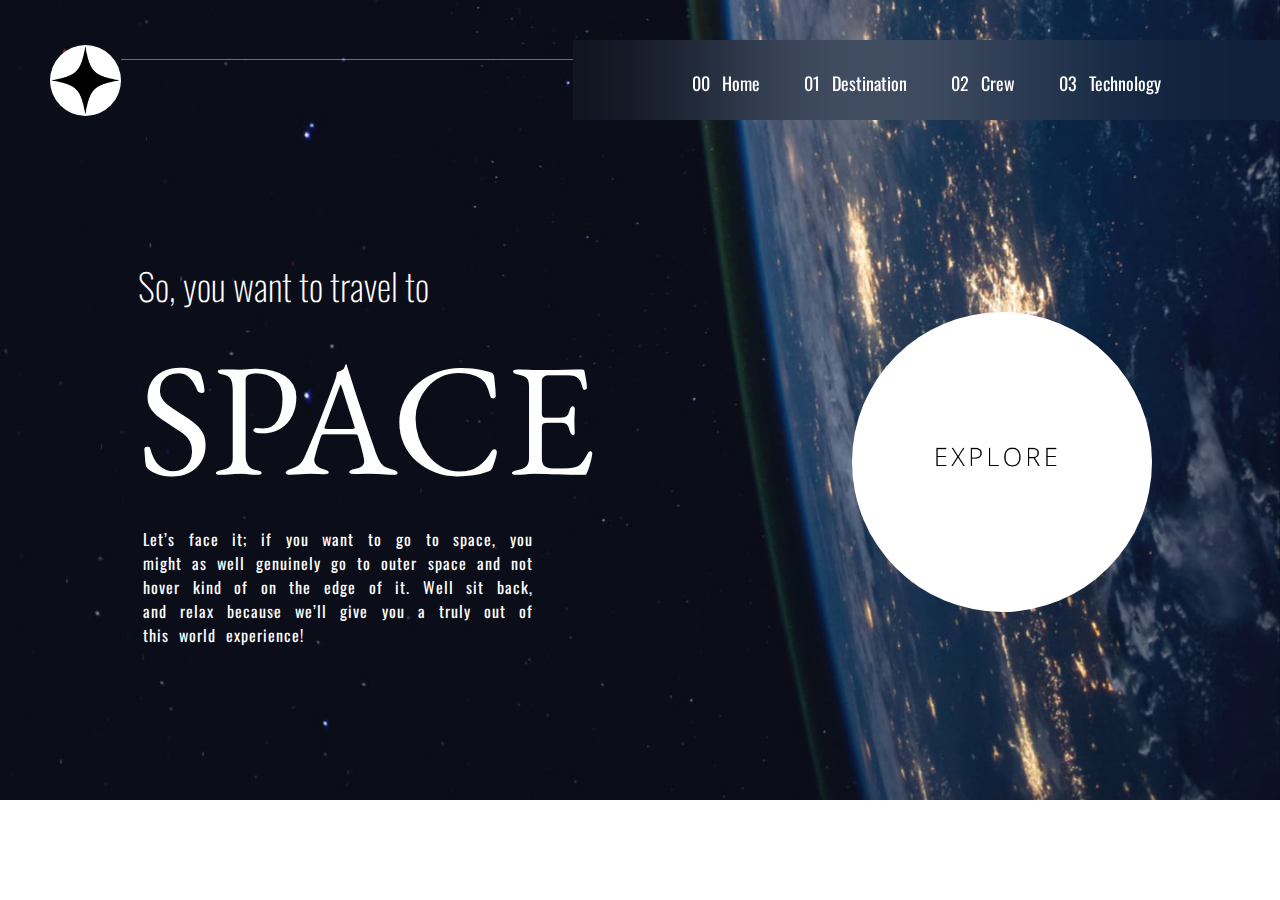
<file: index.html>
<!DOCTYPE html>
<html lang="en">
<head>
  <meta charset="UTF-8">
  <meta name="viewport" content="width=device-width, initial-scale=1.0">
  <link rel="preconnect" href="https://fonts.googleapis.com">
  <link rel="preconnect" href="https://fonts.gstatic.com" crossorigin>
  <link href="https://fonts.googleapis.com/css2?family=Josefin+Sans:wght@300;400&family=Merriweather:ital@1&family=Montserrat:wght@900&family=Oswald:wght@200&family=Pacifico&family=Sacramento&family=Ubuntu&display=swap" rel="stylesheet">
  <link rel="preconnect" href="https://fonts.gstatic.com" crossorigin>
  <link href="https://fonts.googleapis.com/css2?family=Josefin+Sans:wght@300;400&family=Merriweather:ital@1&family=Montserrat:wght@900&family=Oswald:wght@200&family=Pacifico&family=Roboto+Slab:wght@300&family=Sacramento&family=Ubuntu&display=swap" rel="stylesheet">
  <link href="https://fonts.googleapis.com/css2?family=EB+Garamond&family=Josefin+Sans:wght@300;400&family=Merriweather:ital@1&family=Montserrat:wght@900&family=Oswald:wght@200&family=Pacifico&family=Roboto+Slab:wght@300&family=Sacramento&family=Ubuntu&display=swap" rel="stylesheet">
  <link rel="icon" type="image/png" sizes="32x32" href="./assets/favicon-32x32.png">
  <link rel="stylesheet" href="style.css">
  <title>Frontend Mentor | Space tourism website</title>
</head>
<body id="main">
<section id="title">
  
  <div class="header">
    <div class="logo-img">  <img class="logo" src="assets/home/logo.png">
  </div>
  <div class="rule">
      <hr>
  </div>
    <div class="menu">
  
      <a href="index.html"> 00 Home</a>
      <a href="destination-mars.html"> 01 Destination</a>
      <a href="crew-engineer.html"> 02 Crew</a>
      <a href="technology-vehicle.html"> 03 Technology</a>
 
 
  
  </div>
  
  </div>

  </section>
  <section id="content">
    <div class="main">
    <div class="content_div">
  <h3>So, you want to travel to</h3>
  <h1>Space</h1>
  
  <p>Let’s face it; if you want to go to space, you might as well genuinely go to 
  outer space and not hover kind of on the edge of it. Well sit back, and relax 
  because we’ll give you a truly out of this world experience!</p>

</div>
  <div class="img_content">
    <img class="img_explore" src="assets/home/explore.png">
 </div>
</div>
</section>
</body>
</html>
</file>
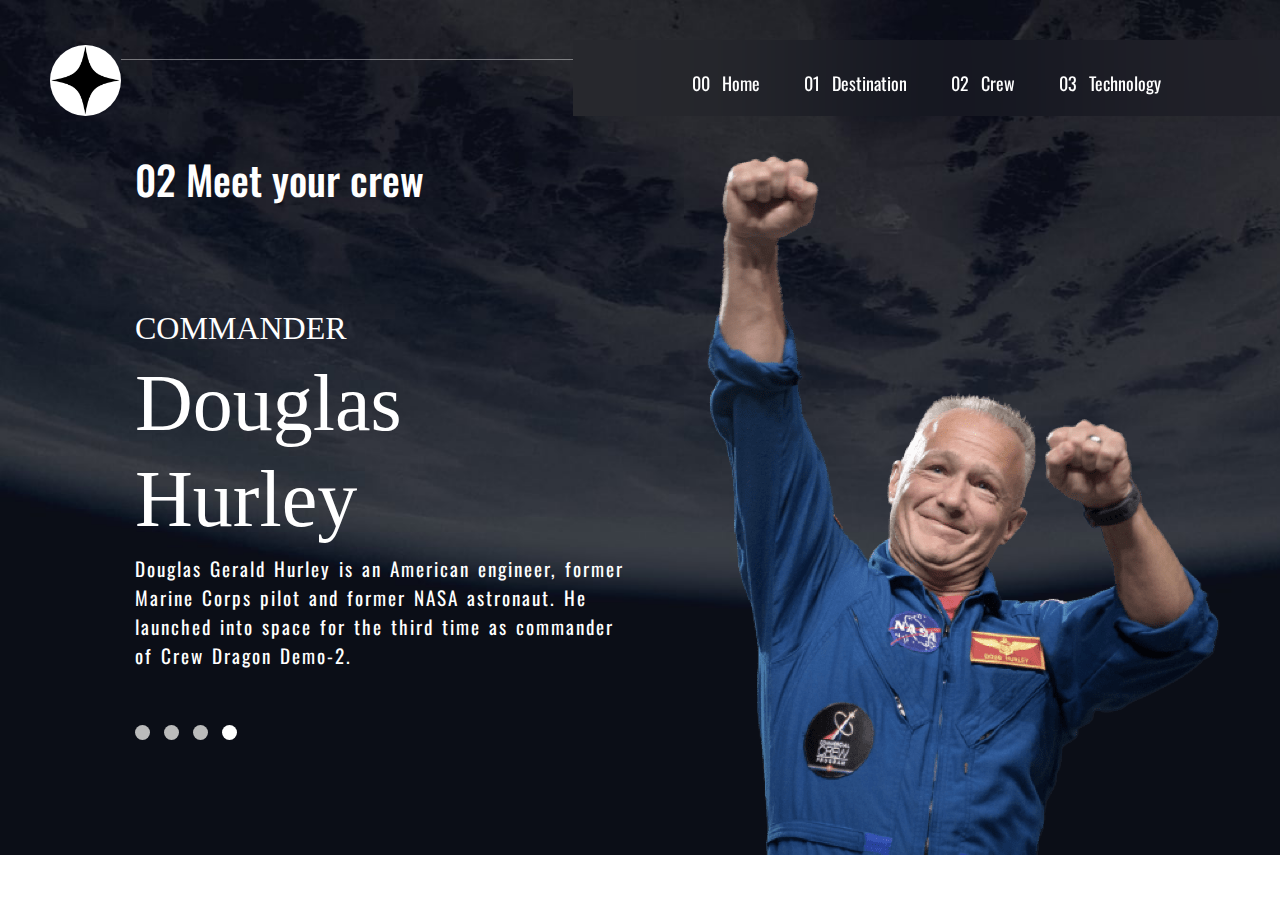
<file: crew-commander.html>
<!DOCTYPE html>
<html lang="en">
<head>
  <meta charset="UTF-8">
  <meta name="viewport" content="width=device-width, initial-scale=1.0">

  <link rel="icon" type="image/png" sizes="32x32" href="./assets/favicon-32x32.png">
  <link rel="preconnect" href="https://fonts.googleapis.com">
  <link rel="preconnect" href="https://fonts.gstatic.com" crossorigin>
  <link href="https://fonts.googleapis.com/css2?family=Josefin+Sans:wght@300;400&family=Merriweather:ital@1&family=Montserrat:wght@900&family=Oswald:wght@200&family=Pacifico&family=Sacramento&family=Ubuntu&display=swap" rel="stylesheet">
  <link rel="preconnect" href="https://fonts.gstatic.com" crossorigin>
  <link href="https://fonts.googleapis.com/css2?family=Josefin+Sans:wght@300;400&family=Merriweather:ital@1&family=Montserrat:wght@900&family=Oswald:wght@200&family=Pacifico&family=Roboto+Slab:wght@300&family=Sacramento&family=Ubuntu&display=swap" rel="stylesheet">
  <link href="https://fonts.googleapis.com/css2?family=EB+Garamond&family=Josefin+Sans:wght@300;400&family=Merriweather:ital@1&family=Montserrat:wght@900&family=Oswald:wght@200&family=Pacifico&family=Roboto+Slab:wght@300&family=Sacramento&family=Ubuntu&display=swap" rel="stylesheet">
  <link rel="stylesheet" href="https://cdn.jsdelivr.net/npm/bootstrap@4.0.0/dist/css/bootstrap.min.css" integrity="sha384-Gn5384xqQ1aoWXA+058RXPxPg6fy4IWvTNh0E263XmFcJlSAwiGgFAW/dAiS6JXm" crossorigin="anonymous">
  <script src="https://code.jquery.com/jquery-3.2.1.slim.min.js" integrity="sha384-KJ3o2DKtIkvYIK3UENzmM7KCkRr/rE9/Qpg6aAZGJwFDMVNA/GpGFF93hXpG5KkN" crossorigin="anonymous"></script>
<script src="https://cdn.jsdelivr.net/npm/popper.js@1.12.9/dist/umd/popper.min.js" integrity="sha384-ApNbgh9B+Y1QKtv3Rn7W3mgPxhU9K/ScQsAP7hUibX39j7fakFPskvXusvfa0b4Q" crossorigin="anonymous"></script>
<script src="https://cdn.jsdelivr.net/npm/bootstrap@4.0.0/dist/js/bootstrap.min.js" integrity="sha384-JZR6Spejh4U02d8jOt6vLEHfe/JQGiRRSQQxSfFWpi1MquVdAyjUar5+76PVCmYl" crossorigin="anonymous"></script>
  
  <link rel="icon" type="image/png" sizes="32x32" href="./assets/favicon-32x32.png">
  <link rel="stylesheet" href="styles_crew.css">
  <title>Frontend Mentor | Space tourism website</title>
</head>
<body>

  <section id="title">
  
    <div class="header">
      <div class="logo-img">  <img class="logo" src="assets/home/logo.png">
    </div>
    <div class="rule">
        <hr>
    </div>
      <div id="menu">
    
        <a id="link" class="main_menu" href="index.html"> 00 Home</a>
        <a id="link" class="main_menu" href="destination-mars.html"> 01 Destination</a>
        <a id="link" class="main_menu" href="crew-engineer.html"> 02 Crew</a>
        <a id="link" class="main_menu" href="technology-vehicle.html"> 03 Technology</a>
   
        </div>
    </section>  
    
  <section id="content">
   
    <div class="row">
     
    <div class="col-lg-6 left" id="leftsec ">
      <div class="heading"><h1>02 Meet your crew</h1></div>
      <div class="content-header">
       
      <h2 class="second-heading">Commander</h2>
        
      <h1 class="main-heading"> Douglas Hurley</h1>
      </div>
      
      <div class="para ">
      <p> Douglas Gerald Hurley is an American engineer, former Marine Corps pilot 
        and former NASA astronaut. He launched into space for the third time as 
        commander of Crew Dragon Demo-2.</p>
      </div>
      <div class="menu">
        <a href="crew-commander.html"><span class="dot"></span></a>
        <a href="crew-pilot.html"><span class="dot"></span></a>
        <a href="crew-specialist.html"><span class="dot"></span></a>
        <a  href="crew-engineer.html"><span class="dot active"></span></a>
     
      </div>
      </div>
   
    
    <div class="col-lg-6 right"id=" rightsec">
      <img src="assets/crew/image-douglas-hurley.png">
    </div>
  </div>
  </div>
    
  </section>
 

 

</body>
</html>
</file>
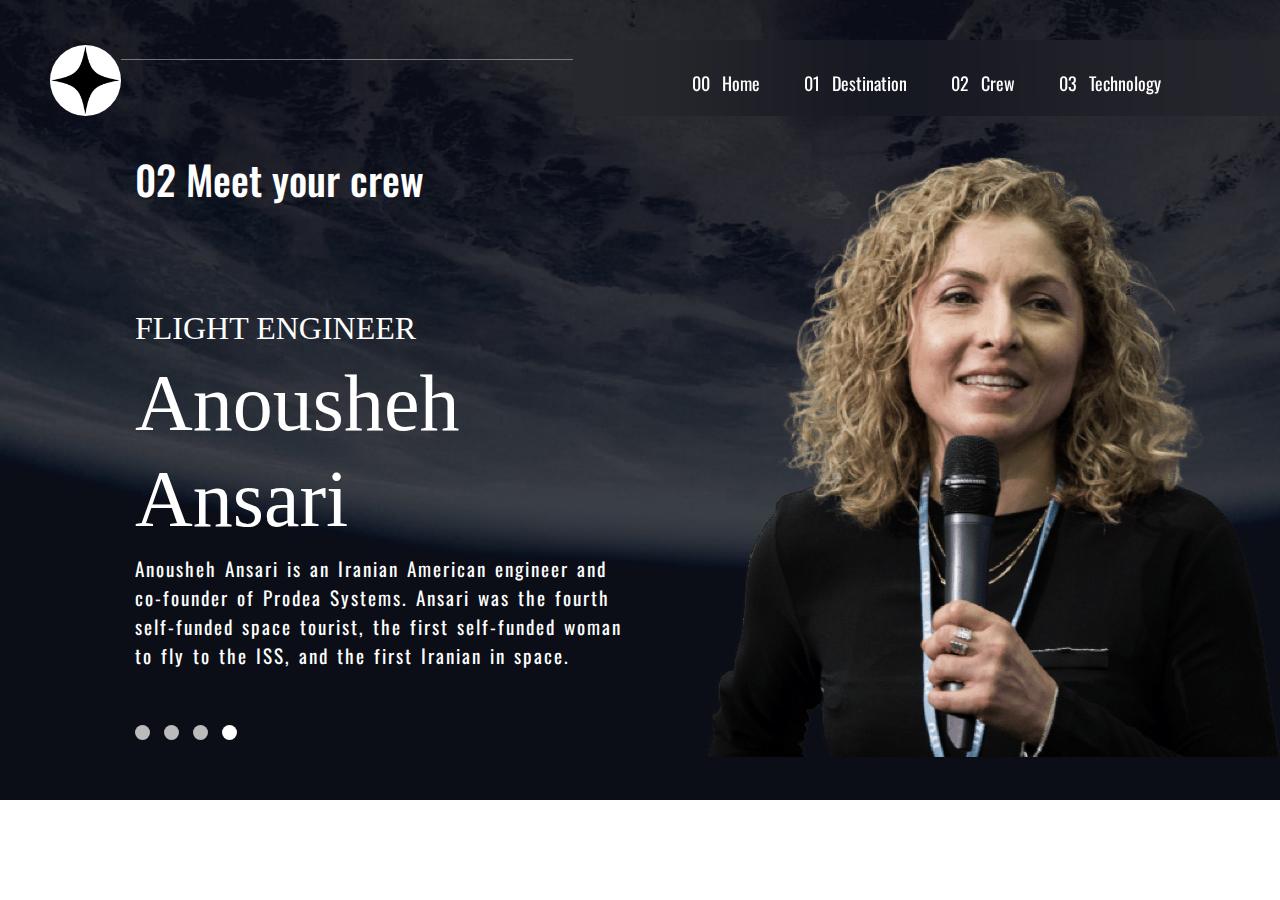
<file: crew-engineer.html>
<!DOCTYPE html>
<html lang="en">
<head>
  <meta charset="UTF-8">
  <meta name="viewport" content="width=device-width, initial-scale=1.0">

  <link rel="icon" type="image/png" sizes="32x32" href="./assets/favicon-32x32.png">
  <link rel="preconnect" href="https://fonts.googleapis.com">
  <link rel="preconnect" href="https://fonts.gstatic.com" crossorigin>
  <link href="https://fonts.googleapis.com/css2?family=Josefin+Sans:wght@300;400&family=Merriweather:ital@1&family=Montserrat:wght@900&family=Oswald:wght@200&family=Pacifico&family=Sacramento&family=Ubuntu&display=swap" rel="stylesheet">
  <link rel="preconnect" href="https://fonts.gstatic.com" crossorigin>
  <link href="https://fonts.googleapis.com/css2?family=Josefin+Sans:wght@300;400&family=Merriweather:ital@1&family=Montserrat:wght@900&family=Oswald:wght@200&family=Pacifico&family=Roboto+Slab:wght@300&family=Sacramento&family=Ubuntu&display=swap" rel="stylesheet">
  <link href="https://fonts.googleapis.com/css2?family=EB+Garamond&family=Josefin+Sans:wght@300;400&family=Merriweather:ital@1&family=Montserrat:wght@900&family=Oswald:wght@200&family=Pacifico&family=Roboto+Slab:wght@300&family=Sacramento&family=Ubuntu&display=swap" rel="stylesheet">
  <link rel="stylesheet" href="https://cdn.jsdelivr.net/npm/bootstrap@4.0.0/dist/css/bootstrap.min.css" integrity="sha384-Gn5384xqQ1aoWXA+058RXPxPg6fy4IWvTNh0E263XmFcJlSAwiGgFAW/dAiS6JXm" crossorigin="anonymous">
  <script src="https://code.jquery.com/jquery-3.2.1.slim.min.js" integrity="sha384-KJ3o2DKtIkvYIK3UENzmM7KCkRr/rE9/Qpg6aAZGJwFDMVNA/GpGFF93hXpG5KkN" crossorigin="anonymous"></script>
<script src="https://cdn.jsdelivr.net/npm/popper.js@1.12.9/dist/umd/popper.min.js" integrity="sha384-ApNbgh9B+Y1QKtv3Rn7W3mgPxhU9K/ScQsAP7hUibX39j7fakFPskvXusvfa0b4Q" crossorigin="anonymous"></script>
<script src="https://cdn.jsdelivr.net/npm/bootstrap@4.0.0/dist/js/bootstrap.min.js" integrity="sha384-JZR6Spejh4U02d8jOt6vLEHfe/JQGiRRSQQxSfFWpi1MquVdAyjUar5+76PVCmYl" crossorigin="anonymous"></script>
  
  <link rel="icon" type="image/png" sizes="32x32" href="./assets/favicon-32x32.png">
  <link rel="stylesheet" href="styles_crew.css">
  <title>Frontend Mentor | Space tourism website</title>
</head>
<body>

  <section id="title">
  
    <div class="header">
      <div class="logo-img">  <img class="logo" src="assets/home/logo.png">
    </div>
    <div class="rule">
        <hr>
    </div>
      <div id="menu">
    
        <a id="link" class="main_menu" href="index.html"> 00 Home</a>
        <a id="link" class="main_menu" href="destination-mars.html"> 01 Destination</a>
        <a id="link" class="main_menu" href="crew-engineer.html"> 02 Crew</a>
        <a id="link" class="main_menu" href="technology-vehicle.html"> 03 Technology</a>
   
        </div>
    </section>  
    
  <section id="content">
   
    <div class="row">
     
    <div class="col-lg-6 left" id="leftsec ">
      <div class="heading"><h1>02 Meet your crew</h1></div>
      <div class="content-header">
       
      <h2 class="second-heading">FLight Engineer</h2>
        
      <h1 class="main-heading">Anousheh Ansari</h1>
      </div>
      
      <div class="para ">
      <p>Anousheh Ansari is an Iranian American engineer and co-founder of Prodea Systems. 
        Ansari was the fourth self-funded space tourist, the first self-funded woman to 
        fly to the ISS, and the first Iranian in space.</p>
      </div>
      <div class="menu">
        <a href="crew-commander.html"><span class="dot"></span></a>
        <a href="crew-pilot.html"><span class="dot"></span></a>
        <a href="crew-specialist.html"><span class="dot"></span></a>
        <a href="crew-engineer.html"><span class="dot active"></span></a>
     
      </div>
      </div>
   
    
    <div class="col-lg-6 right"id=" rightsec">
      <img src="assets/crew/image-anousheh-ansari.png">
    </div>
  </div>
  </div>
    
  </section>
 

 

</body>
</html>
</file>
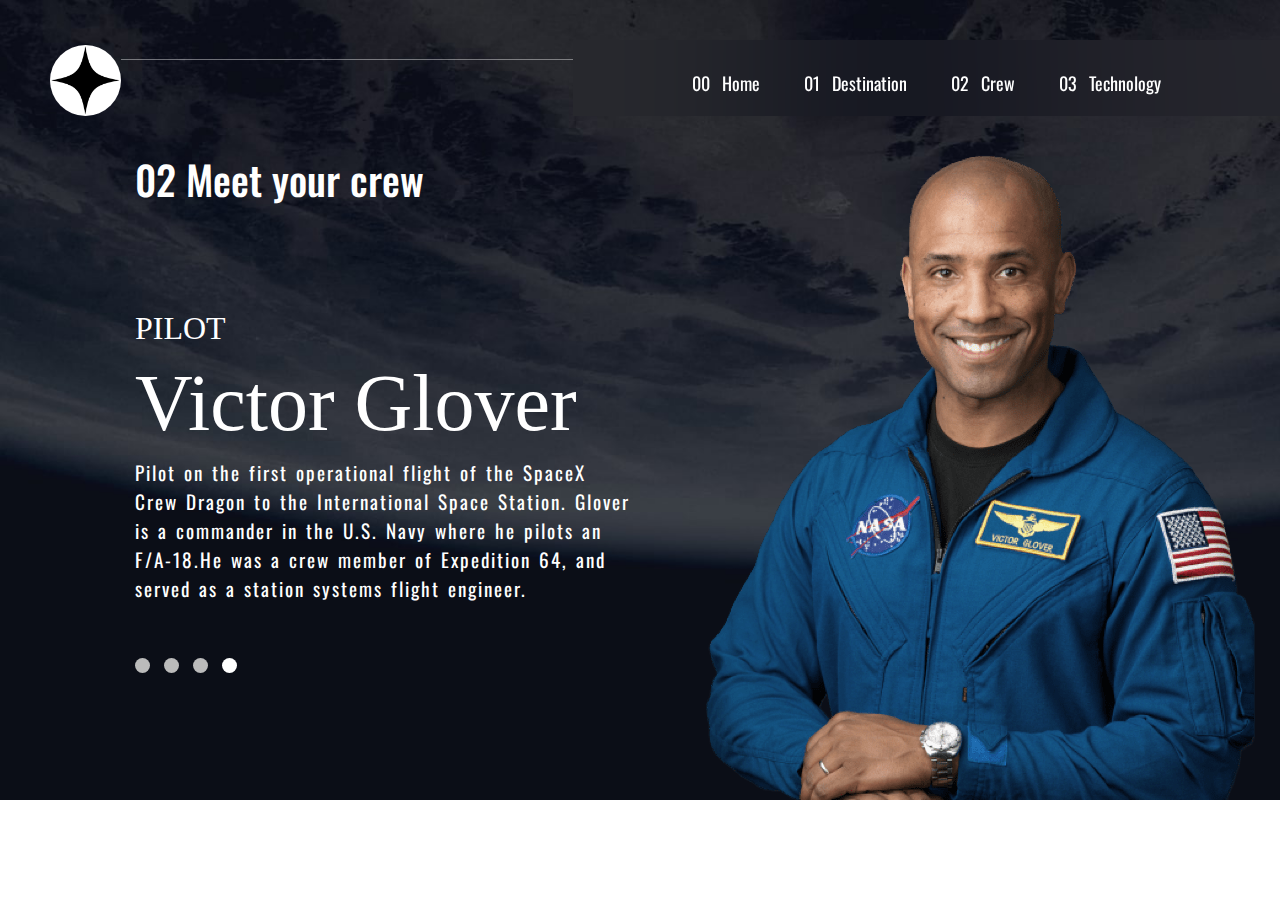
<file: crew-pilot.html>
<!DOCTYPE html>
<html lang="en">
<head>
  <meta charset="UTF-8">
  <meta name="viewport" content="width=device-width, initial-scale=1.0">

  <link rel="icon" type="image/png" sizes="32x32" href="./assets/favicon-32x32.png">
  <link rel="preconnect" href="https://fonts.googleapis.com">
  <link rel="preconnect" href="https://fonts.gstatic.com" crossorigin>
  <link href="https://fonts.googleapis.com/css2?family=Josefin+Sans:wght@300;400&family=Merriweather:ital@1&family=Montserrat:wght@900&family=Oswald:wght@200&family=Pacifico&family=Sacramento&family=Ubuntu&display=swap" rel="stylesheet">
  <link rel="preconnect" href="https://fonts.gstatic.com" crossorigin>
  <link href="https://fonts.googleapis.com/css2?family=Josefin+Sans:wght@300;400&family=Merriweather:ital@1&family=Montserrat:wght@900&family=Oswald:wght@200&family=Pacifico&family=Roboto+Slab:wght@300&family=Sacramento&family=Ubuntu&display=swap" rel="stylesheet">
  <link href="https://fonts.googleapis.com/css2?family=EB+Garamond&family=Josefin+Sans:wght@300;400&family=Merriweather:ital@1&family=Montserrat:wght@900&family=Oswald:wght@200&family=Pacifico&family=Roboto+Slab:wght@300&family=Sacramento&family=Ubuntu&display=swap" rel="stylesheet">
  <link rel="stylesheet" href="https://cdn.jsdelivr.net/npm/bootstrap@4.0.0/dist/css/bootstrap.min.css" integrity="sha384-Gn5384xqQ1aoWXA+058RXPxPg6fy4IWvTNh0E263XmFcJlSAwiGgFAW/dAiS6JXm" crossorigin="anonymous">
  <script src="https://code.jquery.com/jquery-3.2.1.slim.min.js" integrity="sha384-KJ3o2DKtIkvYIK3UENzmM7KCkRr/rE9/Qpg6aAZGJwFDMVNA/GpGFF93hXpG5KkN" crossorigin="anonymous"></script>
<script src="https://cdn.jsdelivr.net/npm/popper.js@1.12.9/dist/umd/popper.min.js" integrity="sha384-ApNbgh9B+Y1QKtv3Rn7W3mgPxhU9K/ScQsAP7hUibX39j7fakFPskvXusvfa0b4Q" crossorigin="anonymous"></script>
<script src="https://cdn.jsdelivr.net/npm/bootstrap@4.0.0/dist/js/bootstrap.min.js" integrity="sha384-JZR6Spejh4U02d8jOt6vLEHfe/JQGiRRSQQxSfFWpi1MquVdAyjUar5+76PVCmYl" crossorigin="anonymous"></script>
  
  <link rel="icon" type="image/png" sizes="32x32" href="./assets/favicon-32x32.png">
  <link rel="stylesheet" href="styles_crew.css">
  <title>Frontend Mentor | Space tourism website</title>
</head>
<body>

  <section id="title">
  
    <div class="header">
      <div class="logo-img">  <img class="logo" src="assets/home/logo.png">
    </div>
    <div class="rule">
        <hr>
    </div>
      <div id="menu">
    
        <a id="link" class="main_menu" href="index.html"> 00 Home</a>
        <a id="link" class="main_menu" href="destination-mars.html"> 01 Destination</a>
        <a id="link" class="main_menu" href="crew-engineer.html"> 02 Crew</a>
        <a id="link" class="main_menu" href="technology-vehicle.html"> 03 Technology</a>
   
        </div>
    </section>  
    
  <section id="content">
   
    <div class="row">
     
    <div class="col-lg-6 left" id="leftsec ">
      <div class="heading"><h1>02 Meet your crew</h1></div>
      <div class="content-header">
       
      <h2 class="second-heading">  Pilot</h2>
        
      <h1 class="main-heading">  Victor Glover</h1>
      </div>
      
      <div class="para ">
      <p>  Pilot on the first operational flight of the SpaceX Crew Dragon to the 
        International Space Station. Glover is a commander in the U.S. Navy where 
        he pilots an F/A-18.He was a crew member of Expedition 64, and served as a 
        station systems flight engineer. </p>
      </div>
      <div class="menu">
        <a href="crew-commander.html"><span class="dot"></span></a>
        <a href="crew-pilot.html"><span class="dot"></span></a>
        <a href="crew-specialist.html"><span class="dot"></span></a>
        <a href="crew-engineer.html"><span class="dot active"></span></a>
     
      </div>
      </div>
   
    
    <div class="col-lg-6 right"id=" rightsec">
      <img src="assets/crew/image-victor-glover.png">
    </div>
  </div>
  </div>
    
  </section>
 

 

</body>
</html>
</file>
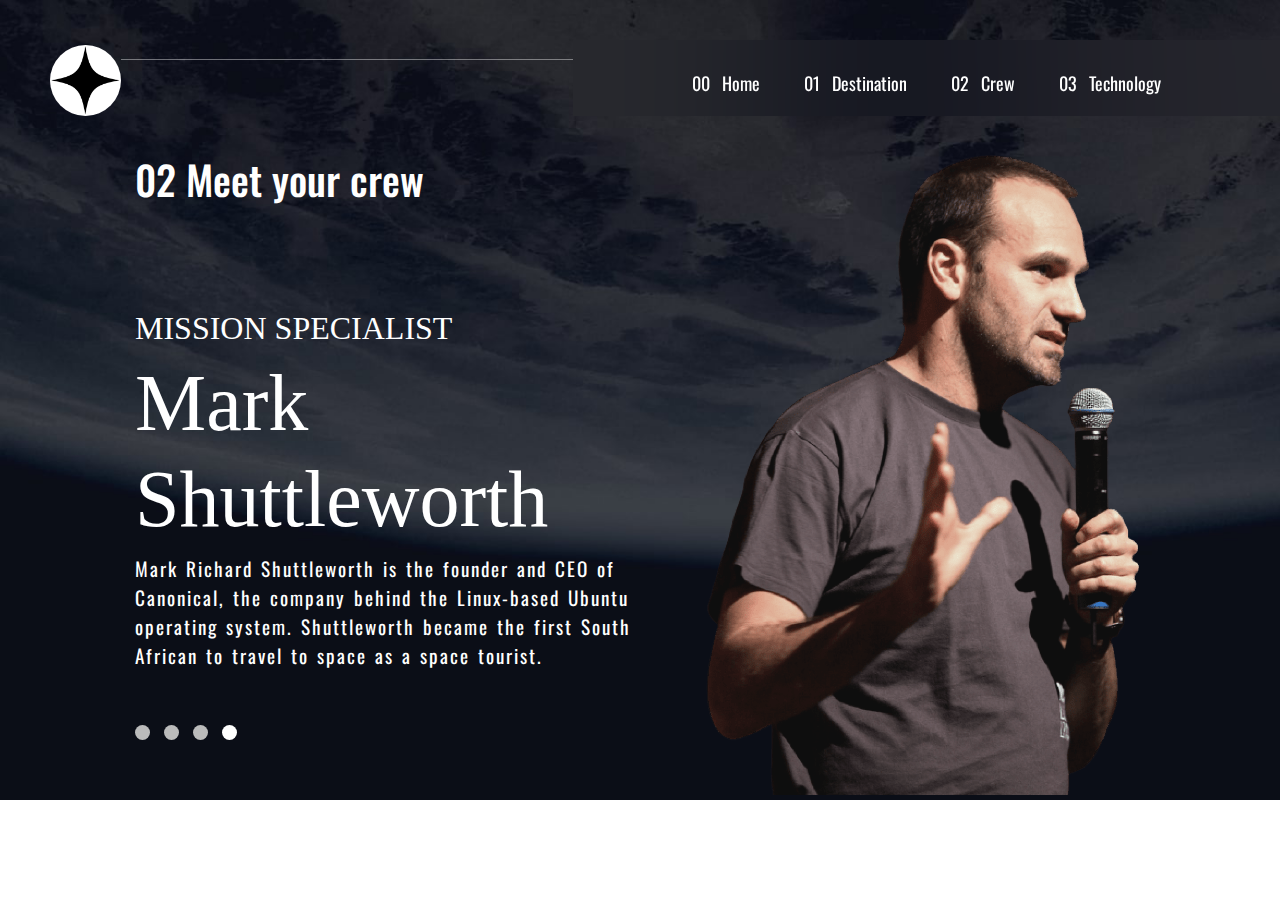
<file: crew-specialist.html>
<!DOCTYPE html>
<html lang="en">
<head>
  <meta charset="UTF-8">
  <meta name="viewport" content="width=device-width, initial-scale=1.0">

  <link rel="icon" type="image/png" sizes="32x32" href="./assets/favicon-32x32.png">
  <link rel="preconnect" href="https://fonts.googleapis.com">
  <link rel="preconnect" href="https://fonts.gstatic.com" crossorigin>
  <link href="https://fonts.googleapis.com/css2?family=Josefin+Sans:wght@300;400&family=Merriweather:ital@1&family=Montserrat:wght@900&family=Oswald:wght@200&family=Pacifico&family=Sacramento&family=Ubuntu&display=swap" rel="stylesheet">
  <link rel="preconnect" href="https://fonts.gstatic.com" crossorigin>
  <link href="https://fonts.googleapis.com/css2?family=Josefin+Sans:wght@300;400&family=Merriweather:ital@1&family=Montserrat:wght@900&family=Oswald:wght@200&family=Pacifico&family=Roboto+Slab:wght@300&family=Sacramento&family=Ubuntu&display=swap" rel="stylesheet">
  <link href="https://fonts.googleapis.com/css2?family=EB+Garamond&family=Josefin+Sans:wght@300;400&family=Merriweather:ital@1&family=Montserrat:wght@900&family=Oswald:wght@200&family=Pacifico&family=Roboto+Slab:wght@300&family=Sacramento&family=Ubuntu&display=swap" rel="stylesheet">
  <link rel="stylesheet" href="https://cdn.jsdelivr.net/npm/bootstrap@4.0.0/dist/css/bootstrap.min.css" integrity="sha384-Gn5384xqQ1aoWXA+058RXPxPg6fy4IWvTNh0E263XmFcJlSAwiGgFAW/dAiS6JXm" crossorigin="anonymous">
  <script src="https://code.jquery.com/jquery-3.2.1.slim.min.js" integrity="sha384-KJ3o2DKtIkvYIK3UENzmM7KCkRr/rE9/Qpg6aAZGJwFDMVNA/GpGFF93hXpG5KkN" crossorigin="anonymous"></script>
<script src="https://cdn.jsdelivr.net/npm/popper.js@1.12.9/dist/umd/popper.min.js" integrity="sha384-ApNbgh9B+Y1QKtv3Rn7W3mgPxhU9K/ScQsAP7hUibX39j7fakFPskvXusvfa0b4Q" crossorigin="anonymous"></script>
<script src="https://cdn.jsdelivr.net/npm/bootstrap@4.0.0/dist/js/bootstrap.min.js" integrity="sha384-JZR6Spejh4U02d8jOt6vLEHfe/JQGiRRSQQxSfFWpi1MquVdAyjUar5+76PVCmYl" crossorigin="anonymous"></script>
  
  <link rel="icon" type="image/png" sizes="32x32" href="./assets/favicon-32x32.png">
  <link rel="stylesheet" href="styles_crew.css">
  <title>Frontend Mentor | Space tourism website</title>
</head>
<body>

  <section id="title">
  
    <div class="header">
      <div class="logo-img">  <img class="logo" src="assets/home/logo.png">
    </div>
    <div class="rule">
        <hr>
    </div>
      <div id="menu">
    
        <a id="link" class="main_menu" href="index.html"> 00 Home</a>
        <a id="link" class="main_menu" href="destination-mars.html"> 01 Destination</a>
        <a id="link" class="main_menu" href="crew-engineer.html"> 02 Crew</a>
        <a id="link" class="main_menu" href="technology-vehicle.html"> 03 Technology</a>
   
        </div>
    </section>  
    
  <section id="content">
   
    <div class="row">
     
    <div class="col-lg-6 left" id="leftsec ">
      <div class="heading"><h1>02 Meet your crew</h1></div>
      <div class="content-header">
       
      <h2 class="second-heading"> Mission Specialist</h2>
        
      <h1 class="main-heading">Mark Shuttleworth</h1>
      </div>
      
      <div class="para ">
      <p>Mark Richard Shuttleworth is the founder and CEO of Canonical, the company behind 
        the Linux-based Ubuntu operating system. Shuttleworth became the first South 
        African to travel to space as a space tourist.</p>
      </div>
      <div class="menu">
        <a href="crew-commander.html"><span class="dot"></span></a>
        <a href="crew-pilot.html"><span class="dot"></span></a>
        <a href="crew-specialist.html"><span class="dot"></span></a>
        <a href="crew-engineer.html"><span class="dot active"></span></a>
     
      </div>
      </div>
   
    
    <div class="col-lg-6 right"id=" rightsec">
      <img src="assets/crew/image-mark-shuttleworth.png">
    </div>
  </div>
  </div>
    
  </section>
 

 

</body>
</html>
</file>
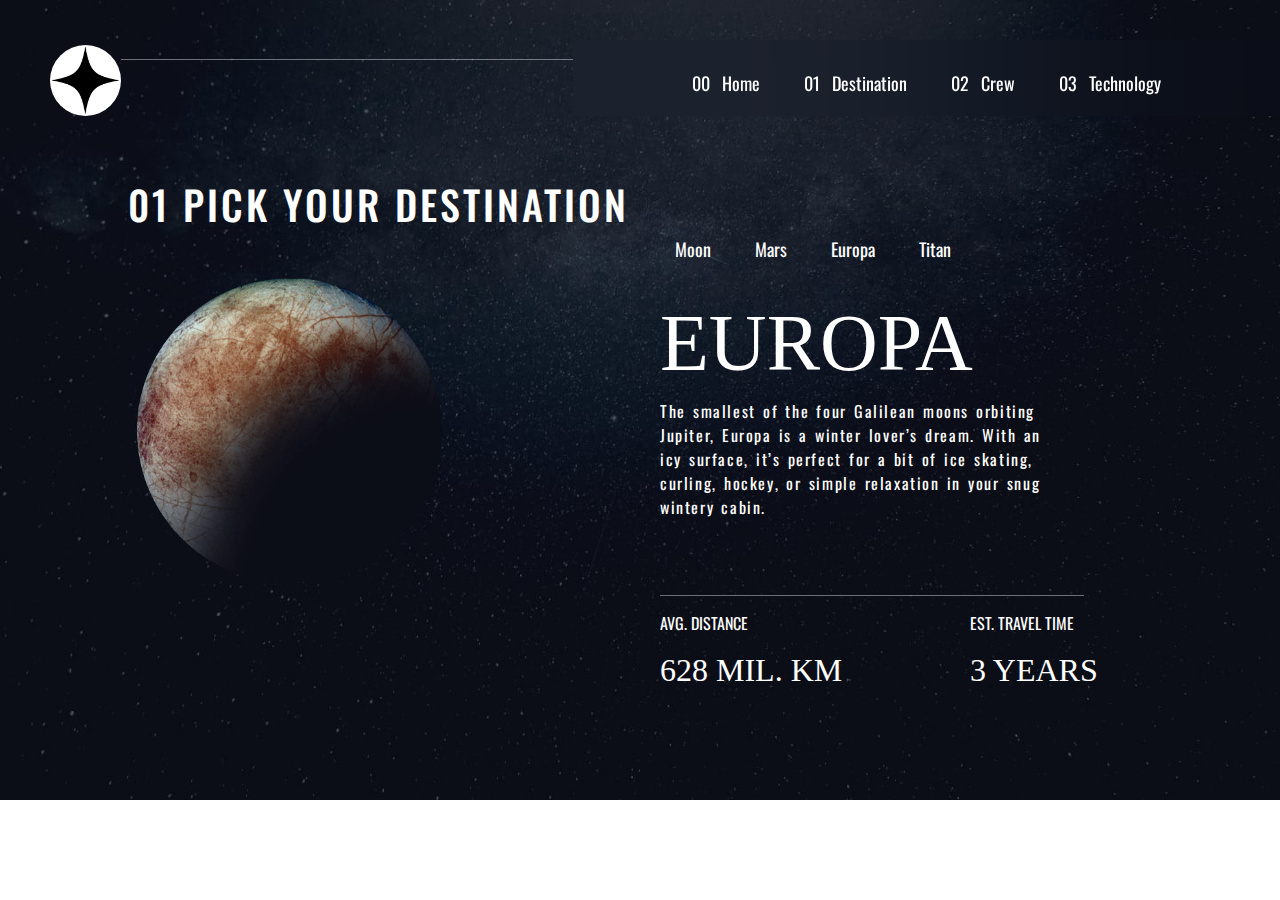
<file: destination-europa.html>
<!DOCTYPE html>
<html lang="en">
<head>
  <meta charset="UTF-8">
  <meta name="viewport" content="width=device-width, initial-scale=1.0">
  <link rel="preconnect" href="https://fonts.googleapis.com">
  <link rel="preconnect" href="https://fonts.gstatic.com" crossorigin>
  <link href="https://fonts.googleapis.com/css2?family=Josefin+Sans:wght@300;400&family=Merriweather:ital@1&family=Montserrat:wght@900&family=Oswald:wght@200&family=Pacifico&family=Sacramento&family=Ubuntu&display=swap" rel="stylesheet">
  <link rel="preconnect" href="https://fonts.gstatic.com" crossorigin>
  <link href="https://fonts.googleapis.com/css2?family=Josefin+Sans:wght@300;400&family=Merriweather:ital@1&family=Montserrat:wght@900&family=Oswald:wght@200&family=Pacifico&family=Roboto+Slab:wght@300&family=Sacramento&family=Ubuntu&display=swap" rel="stylesheet">
  <link href="https://fonts.googleapis.com/css2?family=EB+Garamond&family=Josefin+Sans:wght@300;400&family=Merriweather:ital@1&family=Montserrat:wght@900&family=Oswald:wght@200&family=Pacifico&family=Roboto+Slab:wght@300&family=Sacramento&family=Ubuntu&display=swap" rel="stylesheet">
  <link rel="stylesheet" href="https://cdn.jsdelivr.net/npm/bootstrap@4.0.0/dist/css/bootstrap.min.css" integrity="sha384-Gn5384xqQ1aoWXA+058RXPxPg6fy4IWvTNh0E263XmFcJlSAwiGgFAW/dAiS6JXm" crossorigin="anonymous">
  <script src="https://code.jquery.com/jquery-3.2.1.slim.min.js" integrity="sha384-KJ3o2DKtIkvYIK3UENzmM7KCkRr/rE9/Qpg6aAZGJwFDMVNA/GpGFF93hXpG5KkN" crossorigin="anonymous"></script>
<script src="https://cdn.jsdelivr.net/npm/popper.js@1.12.9/dist/umd/popper.min.js" integrity="sha384-ApNbgh9B+Y1QKtv3Rn7W3mgPxhU9K/ScQsAP7hUibX39j7fakFPskvXusvfa0b4Q" crossorigin="anonymous"></script>
<script src="https://cdn.jsdelivr.net/npm/bootstrap@4.0.0/dist/js/bootstrap.min.js" integrity="sha384-JZR6Spejh4U02d8jOt6vLEHfe/JQGiRRSQQxSfFWpi1MquVdAyjUar5+76PVCmYl" crossorigin="anonymous"></script>
  
  <link rel="icon" type="image/png" sizes="32x32" href="./assets/favicon-32x32.png">
  <link rel="stylesheet" href="styles_destination.css">
  
  <title>Frontend Mentor | Space tourism website</title>
</head>
<body>

  <section id="title">
  
    <div class="header">
      <div class="logo-img">  <img class="logo" src="assets/home/logo.png">
    </div>
    <div class="rule">
        <hr>
    </div>
      <div id="menu">
    
        <a id="link" class="main_menu" href="index.html"> 00 Home</a>
        <a id="link" class="main_menu" href="destination-mars.html"> 01 Destination</a>
        <a id="link" class="main_menu" href="crew-engineer.html"> 02 Crew</a>
        <a id="link" class="main_menu" href="technology-vehicle.html"> 03 Technology</a>
   
        </div>
    </section>  

    <div class="heading ">
      <h1>01 Pick your destination</h1>
      </div>
<div class="content row">
  <div class="leftsec col-lg-6">
    
    <div class="imgdiv">
<img src="assets/destination/image-europa.png">
    </div>
  </div>
  <div class="rightsec col-lg-6">
    <div class="row">
<div class="menu-2 col-lg-12">
  <a id="link" class="second_menu" href="destination-moon.html">Moon</a>
  <a id="link" class="second_menu" href="destination-mars.html">Mars</a>
  <a id="link" class="second_menu" href="destination-europa.html">Europa</a>
  <a id="link" class="second_menu" href="destination-titan.html">Titan</a>
</div>
  <div class="details col-lg-12">
   <h1> Europa
  </h1>
   <div class="para">
   <p>The smallest of the four Galilean moons orbiting Jupiter, Europa is a 
    winter lover’s dream. With an icy surface, it’s perfect for a bit of 
    ice skating, curling, hockey, or simple relaxation in your snug 
    wintery cabin.</p>
  </div>
    <hr>
 <div class=" row">
   <div class="footer col-lg-6">

    <p>Avg. distance</p>
    <h4> 628 mil. km</h4>
   </div>
   <div class="footer col-lg-6">

    <p>Est. travel time</p>
    <h4>3 years</h4>
   </div>
 </div> 
  </div>
  
  </div>
  </div>
</div>


  

 


  
</body>
</html>
</file>
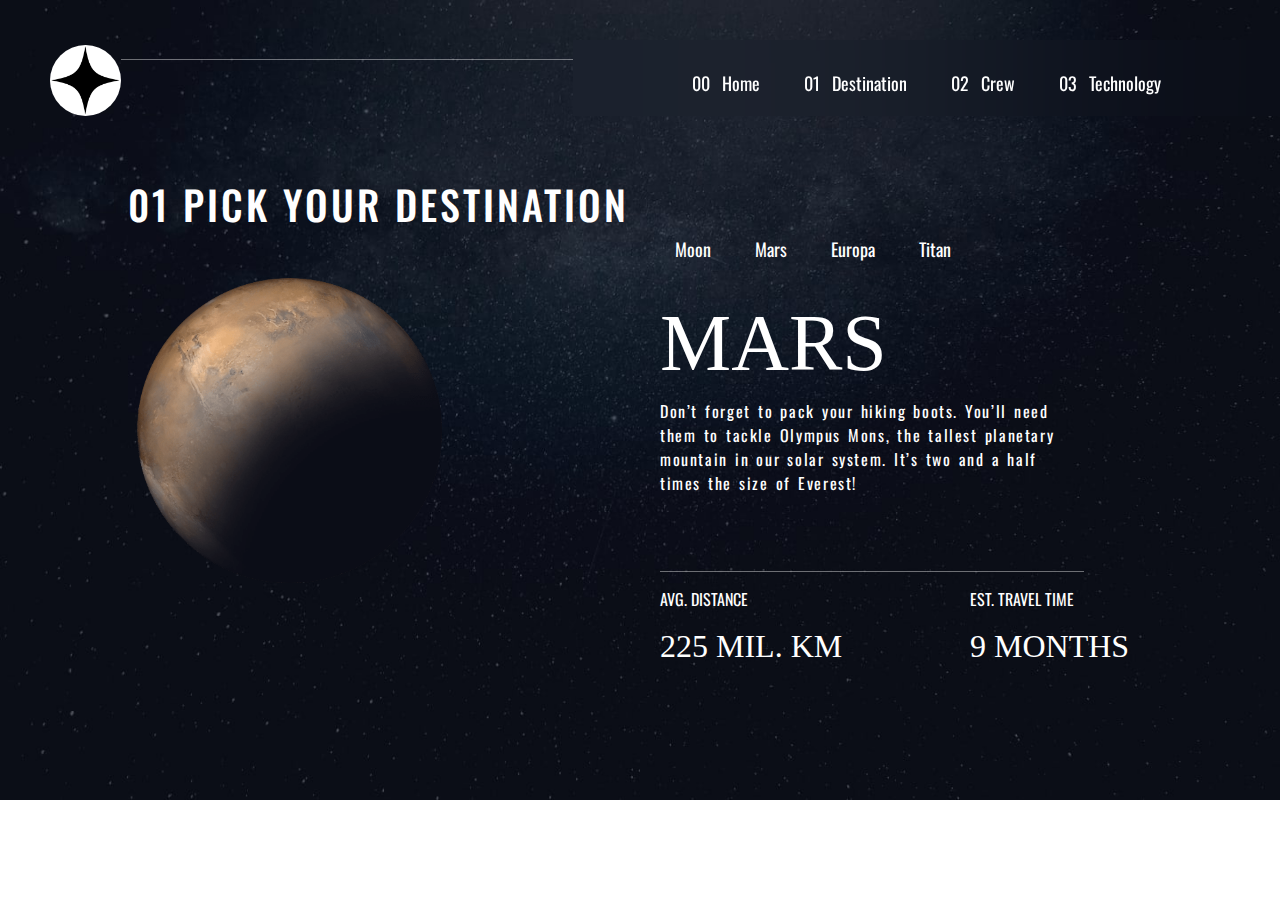
<file: destination-mars.html>
<!DOCTYPE html>
<html lang="en">
<head>
  <meta charset="UTF-8">
  <meta name="viewport" content="width=device-width, initial-scale=1.0">
  <link rel="preconnect" href="https://fonts.googleapis.com">
  <link rel="preconnect" href="https://fonts.gstatic.com" crossorigin>
  <link href="https://fonts.googleapis.com/css2?family=Josefin+Sans:wght@300;400&family=Merriweather:ital@1&family=Montserrat:wght@900&family=Oswald:wght@200&family=Pacifico&family=Sacramento&family=Ubuntu&display=swap" rel="stylesheet">
  <link rel="preconnect" href="https://fonts.gstatic.com" crossorigin>
  <link href="https://fonts.googleapis.com/css2?family=Josefin+Sans:wght@300;400&family=Merriweather:ital@1&family=Montserrat:wght@900&family=Oswald:wght@200&family=Pacifico&family=Roboto+Slab:wght@300&family=Sacramento&family=Ubuntu&display=swap" rel="stylesheet">
  <link href="https://fonts.googleapis.com/css2?family=EB+Garamond&family=Josefin+Sans:wght@300;400&family=Merriweather:ital@1&family=Montserrat:wght@900&family=Oswald:wght@200&family=Pacifico&family=Roboto+Slab:wght@300&family=Sacramento&family=Ubuntu&display=swap" rel="stylesheet">
  <link rel="stylesheet" href="https://cdn.jsdelivr.net/npm/bootstrap@4.0.0/dist/css/bootstrap.min.css" integrity="sha384-Gn5384xqQ1aoWXA+058RXPxPg6fy4IWvTNh0E263XmFcJlSAwiGgFAW/dAiS6JXm" crossorigin="anonymous">
  <script src="https://code.jquery.com/jquery-3.2.1.slim.min.js" integrity="sha384-KJ3o2DKtIkvYIK3UENzmM7KCkRr/rE9/Qpg6aAZGJwFDMVNA/GpGFF93hXpG5KkN" crossorigin="anonymous"></script>
<script src="https://cdn.jsdelivr.net/npm/popper.js@1.12.9/dist/umd/popper.min.js" integrity="sha384-ApNbgh9B+Y1QKtv3Rn7W3mgPxhU9K/ScQsAP7hUibX39j7fakFPskvXusvfa0b4Q" crossorigin="anonymous"></script>
<script src="https://cdn.jsdelivr.net/npm/bootstrap@4.0.0/dist/js/bootstrap.min.js" integrity="sha384-JZR6Spejh4U02d8jOt6vLEHfe/JQGiRRSQQxSfFWpi1MquVdAyjUar5+76PVCmYl" crossorigin="anonymous"></script>
  
  <link rel="icon" type="image/png" sizes="32x32" href="./assets/favicon-32x32.png">
  <link rel="stylesheet" href="styles_destination.css">
  
  <title>Frontend Mentor | Space tourism website</title>
</head>
<body>

  <section id="title">
  
    <div class="header">
      <div class="logo-img">  <img class="logo" src="assets/home/logo.png">
    </div>
    <div class="rule">
        <hr>
    </div>
      <div id="menu">
    
        <a id="link" class="main_menu" href="index.html"> 00 Home</a>
        <a id="link" class="main_menu" href="destination-mars.html"> 01 Destination</a>
        <a id="link" class="main_menu" href="crew-engineer.html"> 02 Crew</a>
        <a id="link" class="main_menu" href="technology-vehicle.html"> 03 Technology</a>
   
        </div>
    </section>  

    <div class="heading ">
      <h1>01 Pick your destination</h1>
      </div>
<div class="content row">
  <div class="leftsec col-lg-6">
    
    <div class="imgdiv">
<img src="assets/destination/image-mars.png">
    </div>
  </div>
  <div class="rightsec col-lg-6">
    <div class="row">
<div class="menu-2 col-lg-12">
  <a id="link" class="second_menu" href="destination-moon.html">Moon</a>
  <a id="link" class="second_menu" href="destination-mars.html">Mars</a>
  <a id="link" class="second_menu" href="destination-europa.html">Europa</a>
  <a id="link" class="second_menu" href="destination-titan.html">Titan</a>
</div>
  <div class="details col-lg-12">
   <h1> Mars</h1>
   <div class="para">
   <p> Don’t forget to pack your hiking boots. You’ll need them to tackle Olympus Mons, 
    the tallest planetary mountain in our solar system. It’s two and a half times 
    the size of Everest!</p>
  </div>
    <hr>
 <div class=" row">
   <div class="footer col-lg-6">

    <p>Avg. distance</p>
    <h4>225 mil. km</h4>
   </div>
   <div class="footer col-lg-6">

    <p>Est. travel time</p>
    <h4>9 months</h4>
   </div>
 </div> 
  </div>
  
  </div>
  </div>
</div>


  

 


  
</body>
</html>
</file>
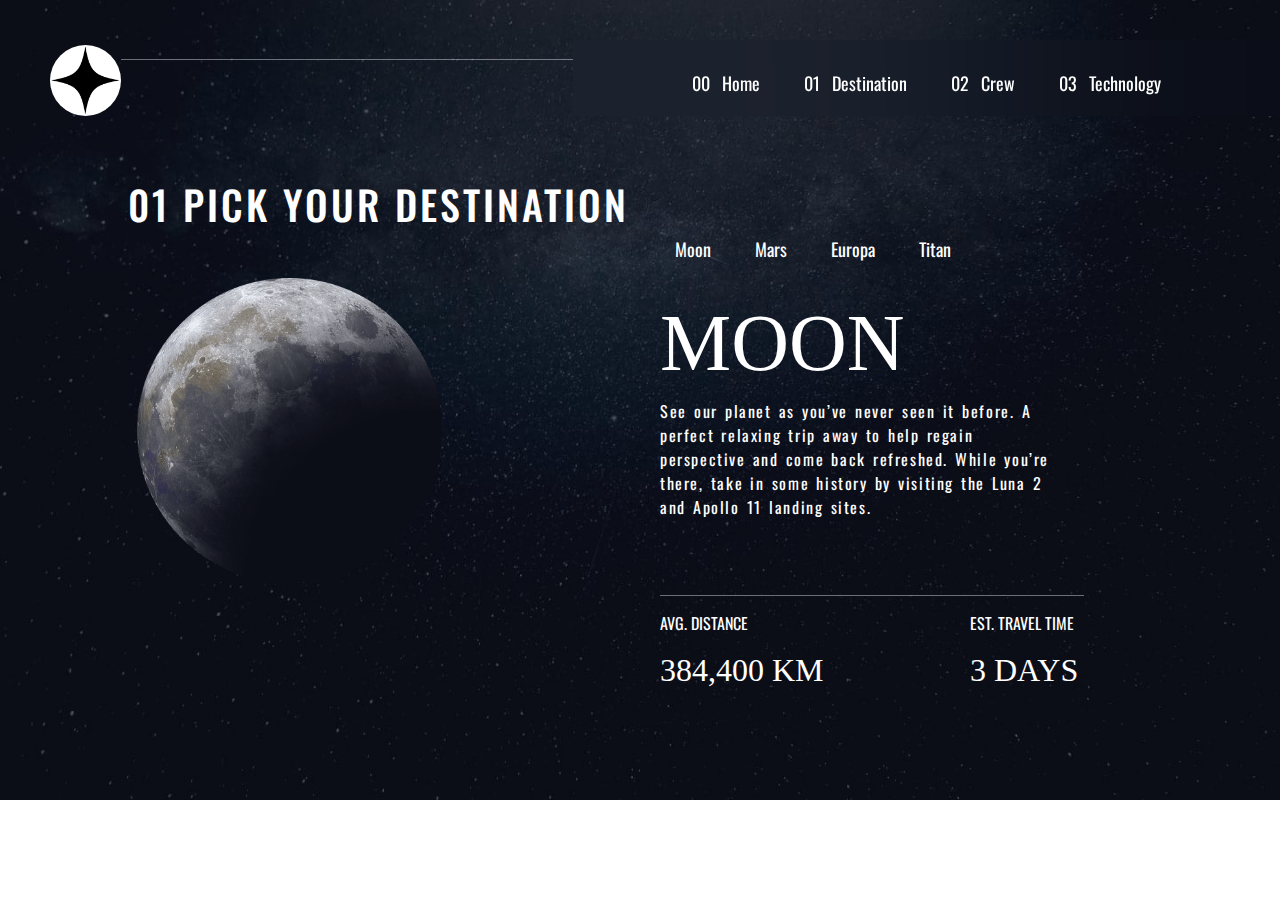
<file: destination-moon.html>
<!DOCTYPE html>
<html lang="en">
<head>
  <meta charset="UTF-8">
  <meta name="viewport" content="width=device-width, initial-scale=1.0">
  <link rel="preconnect" href="https://fonts.googleapis.com">
  <link rel="preconnect" href="https://fonts.gstatic.com" crossorigin>
  <link href="https://fonts.googleapis.com/css2?family=Josefin+Sans:wght@300;400&family=Merriweather:ital@1&family=Montserrat:wght@900&family=Oswald:wght@200&family=Pacifico&family=Sacramento&family=Ubuntu&display=swap" rel="stylesheet">
  <link rel="preconnect" href="https://fonts.gstatic.com" crossorigin>
  <link href="https://fonts.googleapis.com/css2?family=Josefin+Sans:wght@300;400&family=Merriweather:ital@1&family=Montserrat:wght@900&family=Oswald:wght@200&family=Pacifico&family=Roboto+Slab:wght@300&family=Sacramento&family=Ubuntu&display=swap" rel="stylesheet">
  <link href="https://fonts.googleapis.com/css2?family=EB+Garamond&family=Josefin+Sans:wght@300;400&family=Merriweather:ital@1&family=Montserrat:wght@900&family=Oswald:wght@200&family=Pacifico&family=Roboto+Slab:wght@300&family=Sacramento&family=Ubuntu&display=swap" rel="stylesheet">
  <link rel="stylesheet" href="https://cdn.jsdelivr.net/npm/bootstrap@4.0.0/dist/css/bootstrap.min.css" integrity="sha384-Gn5384xqQ1aoWXA+058RXPxPg6fy4IWvTNh0E263XmFcJlSAwiGgFAW/dAiS6JXm" crossorigin="anonymous">
  <script src="https://code.jquery.com/jquery-3.2.1.slim.min.js" integrity="sha384-KJ3o2DKtIkvYIK3UENzmM7KCkRr/rE9/Qpg6aAZGJwFDMVNA/GpGFF93hXpG5KkN" crossorigin="anonymous"></script>
<script src="https://cdn.jsdelivr.net/npm/popper.js@1.12.9/dist/umd/popper.min.js" integrity="sha384-ApNbgh9B+Y1QKtv3Rn7W3mgPxhU9K/ScQsAP7hUibX39j7fakFPskvXusvfa0b4Q" crossorigin="anonymous"></script>
<script src="https://cdn.jsdelivr.net/npm/bootstrap@4.0.0/dist/js/bootstrap.min.js" integrity="sha384-JZR6Spejh4U02d8jOt6vLEHfe/JQGiRRSQQxSfFWpi1MquVdAyjUar5+76PVCmYl" crossorigin="anonymous"></script>
  
  <link rel="icon" type="image/png" sizes="32x32" href="./assets/favicon-32x32.png">
  <link rel="stylesheet" href="styles_destination.css">
  
  <title>Frontend Mentor | Space tourism website</title>
</head>
<body>

  <section id="title">
  
    <div class="header">
      <div class="logo-img">  <img class="logo" src="assets/home/logo.png">
    </div>
    <div class="rule">
        <hr>
    </div>
      <div id="menu">
    
        <a id="link" class="main_menu" href="index.html"> 00 Home</a>
        <a id="link" class="main_menu" href="destination-mars.html"> 01 Destination</a>
        <a id="link" class="main_menu" href="crew-engineer.html"> 02 Crew</a>
        <a id="link" class="main_menu" href="technology-vehicle.html"> 03 Technology</a>
   
        </div>
    </section>  

    <div class="heading ">
      <h1>01 Pick your destination</h1>
      </div>
<div class="content row">
  <div class="leftsec col-lg-6">
    
    <div class="imgdiv">
<img src="assets/destination/image-moon.png">
    </div>
  </div>
  <div class="rightsec col-lg-6">
    <div class="row">
<div class="menu-2 col-lg-12">
  <a id="link" class="second_menu" href="destination-moon.html">Moon</a>
  <a id="link" class="second_menu" href="destination-mars.html">Mars</a>
  <a id="link" class="second_menu" href="destination-europa.html">Europa</a>
  <a id="link" class="second_menu" href="destination-titan.html">Titan</a>
</div>
  <div class="details col-lg-12">
   <h1> Moon</h1>
   <div class="para">
   <p> See our planet as you’ve never seen it before. A perfect relaxing trip away to help 
    regain perspective and come back refreshed. While you’re there, take in some history 
    by visiting the Luna 2 and Apollo 11 landing sites.</p>
  </div>
    <hr>
 <div class=" row">
   <div class="footer col-lg-6">

    <p>Avg. distance</p>
    <h4> 
      384,400 km</h4>
   </div>
   <div class="footer col-lg-6">

    <p>Est. travel time</p>
    <h4>3 days</h4>
   </div>
 </div> 
  </div>
  
  </div>
  </div>
</div>


  

 


  
</body>
</html>
</file>
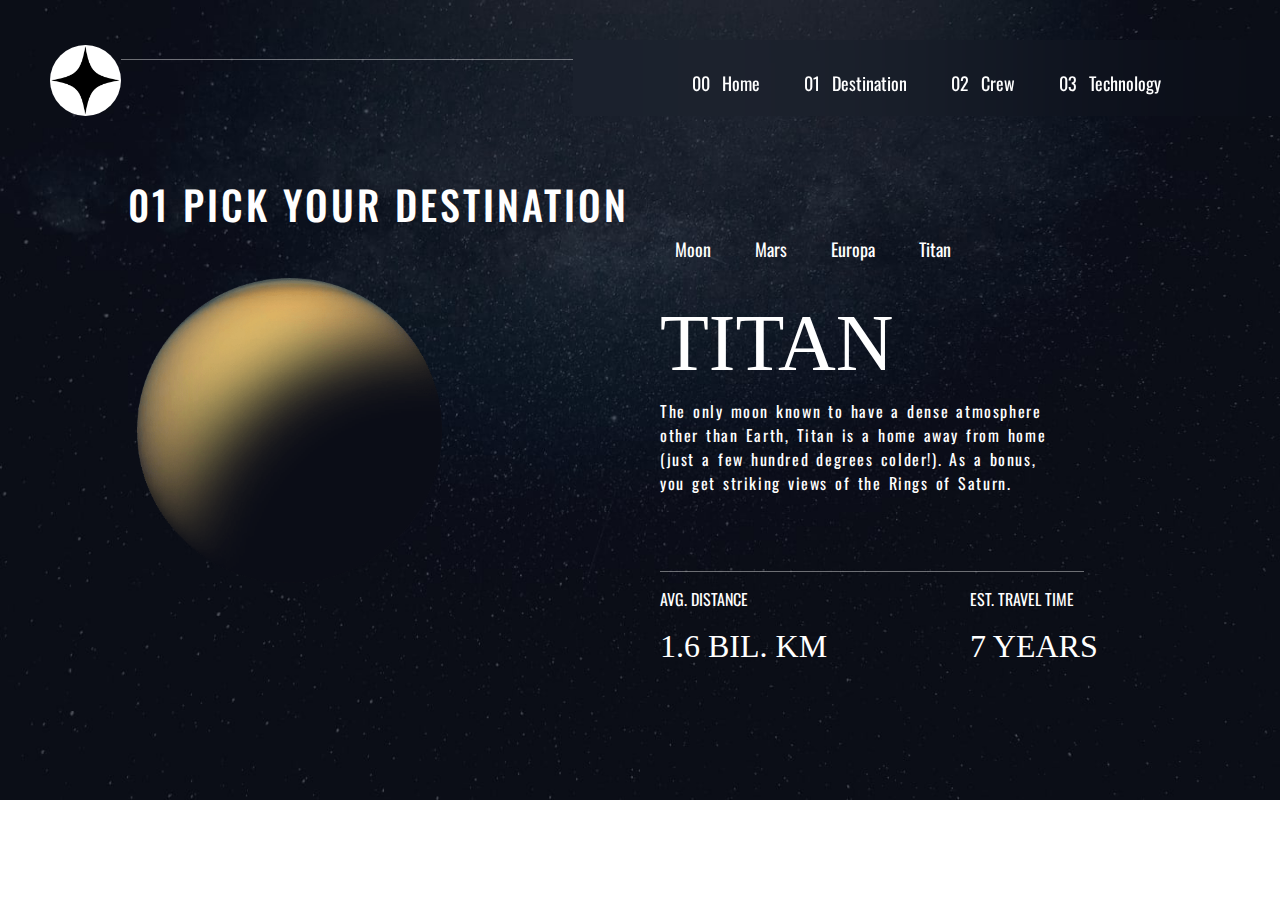
<file: destination-titan.html>
<!DOCTYPE html>
<html lang="en">
<head>
  <meta charset="UTF-8">
  <meta name="viewport" content="width=device-width, initial-scale=1.0">
  <link rel="preconnect" href="https://fonts.googleapis.com">
  <link rel="preconnect" href="https://fonts.gstatic.com" crossorigin>
  <link href="https://fonts.googleapis.com/css2?family=Josefin+Sans:wght@300;400&family=Merriweather:ital@1&family=Montserrat:wght@900&family=Oswald:wght@200&family=Pacifico&family=Sacramento&family=Ubuntu&display=swap" rel="stylesheet">
  <link rel="preconnect" href="https://fonts.gstatic.com" crossorigin>
  <link href="https://fonts.googleapis.com/css2?family=Josefin+Sans:wght@300;400&family=Merriweather:ital@1&family=Montserrat:wght@900&family=Oswald:wght@200&family=Pacifico&family=Roboto+Slab:wght@300&family=Sacramento&family=Ubuntu&display=swap" rel="stylesheet">
  <link href="https://fonts.googleapis.com/css2?family=EB+Garamond&family=Josefin+Sans:wght@300;400&family=Merriweather:ital@1&family=Montserrat:wght@900&family=Oswald:wght@200&family=Pacifico&family=Roboto+Slab:wght@300&family=Sacramento&family=Ubuntu&display=swap" rel="stylesheet">
  <link rel="stylesheet" href="https://cdn.jsdelivr.net/npm/bootstrap@4.0.0/dist/css/bootstrap.min.css" integrity="sha384-Gn5384xqQ1aoWXA+058RXPxPg6fy4IWvTNh0E263XmFcJlSAwiGgFAW/dAiS6JXm" crossorigin="anonymous">
  <script src="https://code.jquery.com/jquery-3.2.1.slim.min.js" integrity="sha384-KJ3o2DKtIkvYIK3UENzmM7KCkRr/rE9/Qpg6aAZGJwFDMVNA/GpGFF93hXpG5KkN" crossorigin="anonymous"></script>
<script src="https://cdn.jsdelivr.net/npm/popper.js@1.12.9/dist/umd/popper.min.js" integrity="sha384-ApNbgh9B+Y1QKtv3Rn7W3mgPxhU9K/ScQsAP7hUibX39j7fakFPskvXusvfa0b4Q" crossorigin="anonymous"></script>
<script src="https://cdn.jsdelivr.net/npm/bootstrap@4.0.0/dist/js/bootstrap.min.js" integrity="sha384-JZR6Spejh4U02d8jOt6vLEHfe/JQGiRRSQQxSfFWpi1MquVdAyjUar5+76PVCmYl" crossorigin="anonymous"></script>
  
  <link rel="icon" type="image/png" sizes="32x32" href="./assets/favicon-32x32.png">
  <link rel="stylesheet" href="styles_destination.css">
  
  <title>Frontend Mentor | Space tourism website</title>
</head>
<body>

  <section id="title">
  
    <div class="header">
      <div class="logo-img">  <img class="logo" src="assets/home/logo.png">
    </div>
    <div class="rule">
        <hr>
    </div>
      <div id="menu">
    
        <a id="link" class="main_menu" href="index.html"> 00 Home</a>
        <a id="link" class="main_menu" href="destination-mars.html"> 01 Destination</a>
        <a id="link" class="main_menu" href="crew-engineer.html"> 02 Crew</a>
        <a id="link" class="main_menu" href="technology-vehicle.html"> 03 Technology</a>
   
        </div>
    </section>  

    <div class="heading ">
      <h1>01 Pick your destination</h1>
      </div>
<div class="content row">
  <div class="leftsec col-lg-6">
    
    <div class="imgdiv">
<img src="assets/destination/image-titan.png">
    </div>
  </div>
  <div class="rightsec col-lg-6">
    <div class="row">
<div class="menu-2 col-lg-12">
  <a id="link" class="second_menu" href="destination-moon.html">Moon</a>
  <a id="link" class="second_menu" href="destination-mars.html">Mars</a>
  <a id="link" class="second_menu" href="destination-europa.html">Europa</a>
  <a id="link" class="second_menu" href="destination-titan.html">Titan</a>
</div>
  <div class="details col-lg-12">
   <h1> Titan
  </h1>
   <div class="para">
   <p>The only moon known to have a dense atmosphere other than Earth, Titan 
    is a home away from home (just a few hundred degrees colder!). As a 
    bonus, you get striking views of the Rings of Saturn.
  </p>
  </div>
    <hr>
 <div class=" row">
   <div class="footer col-lg-6">

    <p>Avg. distance</p>
    <h4>  1.6 bil. km</h4>
   </div>
   <div class="footer col-lg-6">

    <p>Est. travel time</p>
    <h4>  7 years</h4>
   </div>
 </div> 
  </div>
  
  </div>
  </div>
</div>


  

 


  
</body>
</html>
</file>
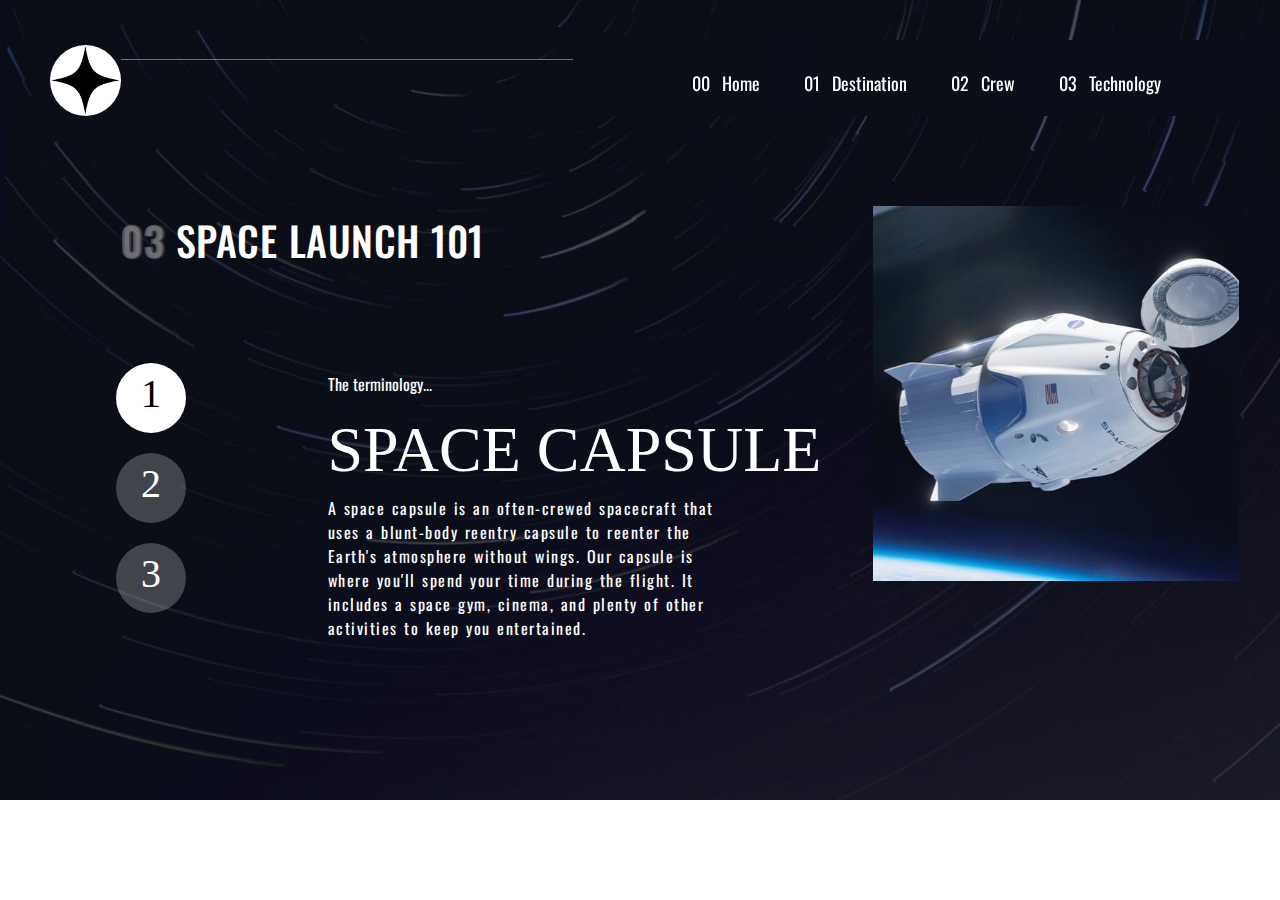
<file: technology-capsule.html>
<!DOCTYPE html>
<html lang="en">
<head>
  <meta charset="UTF-8">
  <meta name="viewport" content="width=device-width, initial-scale=1.0">

  <link rel="icon" type="image/png" sizes="32x32" href="./assets/favicon-32x32.png">
  <link rel="preconnect" href="https://fonts.googleapis.com">
  <link rel="preconnect" href="https://fonts.gstatic.com" crossorigin>
  <link href="https://fonts.googleapis.com/css2?family=Josefin+Sans:wght@300;400&family=Merriweather:ital@1&family=Montserrat:wght@900&family=Oswald:wght@200&family=Pacifico&family=Sacramento&family=Ubuntu&display=swap" rel="stylesheet">
  <link rel="preconnect" href="https://fonts.gstatic.com" crossorigin>
  <link href="https://fonts.googleapis.com/css2?family=Josefin+Sans:wght@300;400&family=Merriweather:ital@1&family=Montserrat:wght@900&family=Oswald:wght@200&family=Pacifico&family=Roboto+Slab:wght@300&family=Sacramento&family=Ubuntu&display=swap" rel="stylesheet">
  <link href="https://fonts.googleapis.com/css2?family=EB+Garamond&family=Josefin+Sans:wght@300;400&family=Merriweather:ital@1&family=Montserrat:wght@900&family=Oswald:wght@200&family=Pacifico&family=Roboto+Slab:wght@300&family=Sacramento&family=Ubuntu&display=swap" rel="stylesheet">
  <link rel="stylesheet" href="https://cdn.jsdelivr.net/npm/bootstrap@4.0.0/dist/css/bootstrap.min.css" integrity="sha384-Gn5384xqQ1aoWXA+058RXPxPg6fy4IWvTNh0E263XmFcJlSAwiGgFAW/dAiS6JXm" crossorigin="anonymous">
  <script src="https://code.jquery.com/jquery-3.2.1.slim.min.js" integrity="sha384-KJ3o2DKtIkvYIK3UENzmM7KCkRr/rE9/Qpg6aAZGJwFDMVNA/GpGFF93hXpG5KkN" crossorigin="anonymous"></script>
<script src="https://cdn.jsdelivr.net/npm/popper.js@1.12.9/dist/umd/popper.min.js" integrity="sha384-ApNbgh9B+Y1QKtv3Rn7W3mgPxhU9K/ScQsAP7hUibX39j7fakFPskvXusvfa0b4Q" crossorigin="anonymous"></script>
<script src="https://cdn.jsdelivr.net/npm/bootstrap@4.0.0/dist/js/bootstrap.min.js" integrity="sha384-JZR6Spejh4U02d8jOt6vLEHfe/JQGiRRSQQxSfFWpi1MquVdAyjUar5+76PVCmYl" crossorigin="anonymous"></script>
  
  <link rel="icon" type="image/png" sizes="32x32" href="./assets/favicon-32x32.png">
  <link rel="stylesheet" href="styles_technology.css">
  <title>Frontend Mentor | Space tourism website</title>
</head>
<body>

  <section id="title">
  
    <div class="header">
      <div class="logo-img">  <img class="logo" src="assets/home/logo.png">
    </div>
    <div class="rule">
        <hr>
    </div>
      <div id="menu">
    
        <a id="link" class="main_menu" href="index.html"> 00 Home</a>
        <a id="link" class="main_menu" href="destination-mars.html"> 01 Destination</a>
        <a id="link" class="main_menu" href="crew-engineer.html"> 02 Crew</a>
        <a id="link" class="main_menu" href="technology-vehicle.html"> 03 Technology</a>
   
        </div>
    </div>
</section>        
        <div class="primary_heading"><h1><p  class="num" style="display: inline;">03</p> Space launch 101
        </h1></div>
        <div class="row">
          <div class="col-lg-3 menucustom">
<a id="num" href="technology-vehicle.html"> <div class="dot active "><h1>1</h1></div></a>
<a id="num" href="technology-capsule.html"> <div class="dot"><h1>2</h1></div></a>
<a id="num" href="technology-spaceport.html"> <div class="dot"><h1>3</h1></div></a>
          </div>
          <div class="col-lg-5 info">
            <div class="second-heading">
<p>The terminology...</p>
            </div>
            <div class="main-heading">
<h1>Space capsule</h1>
            </div>
            <div class="para">
              <p>
                A space capsule is an often-crewed spacecraft that uses a blunt-body reentry 
                capsule to reenter the Earth's atmosphere without wings. Our capsule is where 
                you'll spend your time during the flight. It includes a space gym, cinema, 
                and plenty of other activities to keep you entertained.</p>
            </div>

          </div>
          <div class="col-lg-4 img">
<img src="assets/technology/image-space-capsule-portrait.jpg">
          </div>
        </div>
    </section>
</file>
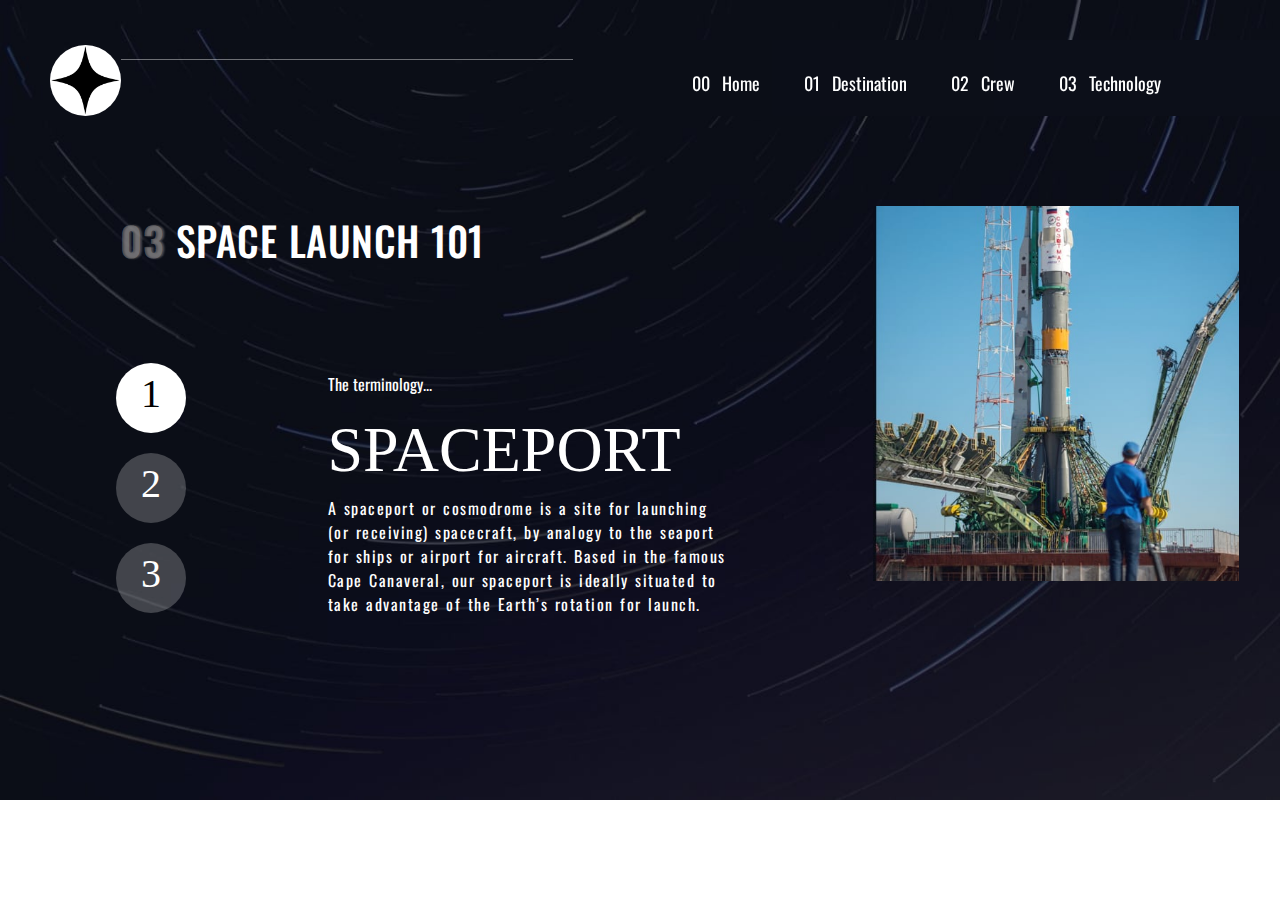
<file: technology-spaceport.html>
<!DOCTYPE html>
<html lang="en">
<head>
  <meta charset="UTF-8">
  <meta name="viewport" content="width=device-width, initial-scale=1.0">

  <link rel="icon" type="image/png" sizes="32x32" href="./assets/favicon-32x32.png">
  <link rel="preconnect" href="https://fonts.googleapis.com">
  <link rel="preconnect" href="https://fonts.gstatic.com" crossorigin>
  <link href="https://fonts.googleapis.com/css2?family=Josefin+Sans:wght@300;400&family=Merriweather:ital@1&family=Montserrat:wght@900&family=Oswald:wght@200&family=Pacifico&family=Sacramento&family=Ubuntu&display=swap" rel="stylesheet">
  <link rel="preconnect" href="https://fonts.gstatic.com" crossorigin>
  <link href="https://fonts.googleapis.com/css2?family=Josefin+Sans:wght@300;400&family=Merriweather:ital@1&family=Montserrat:wght@900&family=Oswald:wght@200&family=Pacifico&family=Roboto+Slab:wght@300&family=Sacramento&family=Ubuntu&display=swap" rel="stylesheet">
  <link href="https://fonts.googleapis.com/css2?family=EB+Garamond&family=Josefin+Sans:wght@300;400&family=Merriweather:ital@1&family=Montserrat:wght@900&family=Oswald:wght@200&family=Pacifico&family=Roboto+Slab:wght@300&family=Sacramento&family=Ubuntu&display=swap" rel="stylesheet">
  <link rel="stylesheet" href="https://cdn.jsdelivr.net/npm/bootstrap@4.0.0/dist/css/bootstrap.min.css" integrity="sha384-Gn5384xqQ1aoWXA+058RXPxPg6fy4IWvTNh0E263XmFcJlSAwiGgFAW/dAiS6JXm" crossorigin="anonymous">
  <script src="https://code.jquery.com/jquery-3.2.1.slim.min.js" integrity="sha384-KJ3o2DKtIkvYIK3UENzmM7KCkRr/rE9/Qpg6aAZGJwFDMVNA/GpGFF93hXpG5KkN" crossorigin="anonymous"></script>
<script src="https://cdn.jsdelivr.net/npm/popper.js@1.12.9/dist/umd/popper.min.js" integrity="sha384-ApNbgh9B+Y1QKtv3Rn7W3mgPxhU9K/ScQsAP7hUibX39j7fakFPskvXusvfa0b4Q" crossorigin="anonymous"></script>
<script src="https://cdn.jsdelivr.net/npm/bootstrap@4.0.0/dist/js/bootstrap.min.js" integrity="sha384-JZR6Spejh4U02d8jOt6vLEHfe/JQGiRRSQQxSfFWpi1MquVdAyjUar5+76PVCmYl" crossorigin="anonymous"></script>
  
  <link rel="icon" type="image/png" sizes="32x32" href="./assets/favicon-32x32.png">
  <link rel="stylesheet" href="styles_technology.css">
  <title>Frontend Mentor | Space tourism website</title>
</head>
<body>

  <section id="title">
  
    <div class="header">
      <div class="logo-img">  <img class="logo" src="assets/home/logo.png">
    </div>
    <div class="rule">
        <hr>
    </div>
      <div id="menu">
    
        <a id="link" class="main_menu" href="index.html"> 00 Home</a>
        <a id="link" class="main_menu" href="destination-mars.html"> 01 Destination</a>
        <a id="link" class="main_menu" href="crew-engineer.html"> 02 Crew</a>
        <a id="link" class="main_menu" href="technology-vehicle.html"> 03 Technology</a>
   
        </div>
    </div>
</section>        
        <div class="primary_heading"><h1><p  class="num" style="display: inline;">03</p> Space launch 101
        </h1></div>
        <div class="row">
          <div class="col-lg-3 menucustom">
<a id="num" href="technology-vehicle.html"> <div class="dot active "><h1>1</h1></div></a>
<a id="num" href="technology-capsule.html"> <div class="dot"><h1>2</h1></div></a>
<a id="num" href="technology-spaceport.html"> <div class="dot"><h1>3</h1></div></a>
          </div>
          <div class="col-lg-5 info">
            <div class="second-heading">
<p>The terminology...</p>
            </div>
            <div class="main-heading">
<h1> Spaceport</h1>
            </div>
            <div class="para">
              <p>
                A spaceport or cosmodrome is a site for launching (or receiving) spacecraft, 
  by analogy to the seaport for ships or airport for aircraft. Based in the 
  famous Cape Canaveral, our spaceport is ideally situated to take advantage 
  of the Earth’s rotation for launch.</p>
            </div>

          </div>
          <div class="col-lg-4 img">
<img src="assets/technology/image-spaceport-portrait.jpg">
          </div>
        </div>
    </section>
</file>
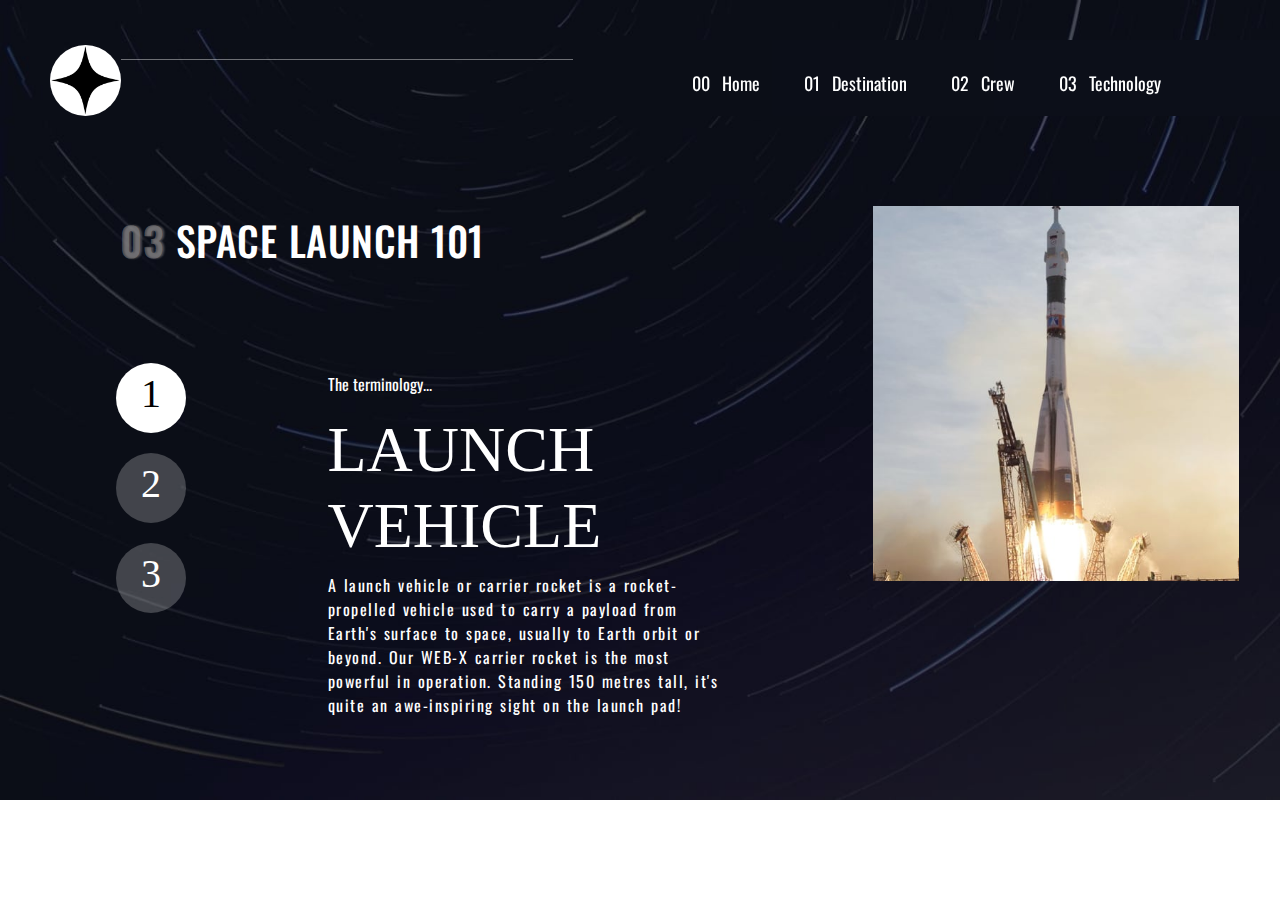
<file: technology-vehicle.html>
<!DOCTYPE html>
<html lang="en">
<head>
  <meta charset="UTF-8">
  <meta name="viewport" content="width=device-width, initial-scale=1.0">

  <link rel="icon" type="image/png" sizes="32x32" href="./assets/favicon-32x32.png">
  <link rel="preconnect" href="https://fonts.googleapis.com">
  <link rel="preconnect" href="https://fonts.gstatic.com" crossorigin>
  <link href="https://fonts.googleapis.com/css2?family=Josefin+Sans:wght@300;400&family=Merriweather:ital@1&family=Montserrat:wght@900&family=Oswald:wght@200&family=Pacifico&family=Sacramento&family=Ubuntu&display=swap" rel="stylesheet">
  <link rel="preconnect" href="https://fonts.gstatic.com" crossorigin>
  <link href="https://fonts.googleapis.com/css2?family=Josefin+Sans:wght@300;400&family=Merriweather:ital@1&family=Montserrat:wght@900&family=Oswald:wght@200&family=Pacifico&family=Roboto+Slab:wght@300&family=Sacramento&family=Ubuntu&display=swap" rel="stylesheet">
  <link href="https://fonts.googleapis.com/css2?family=EB+Garamond&family=Josefin+Sans:wght@300;400&family=Merriweather:ital@1&family=Montserrat:wght@900&family=Oswald:wght@200&family=Pacifico&family=Roboto+Slab:wght@300&family=Sacramento&family=Ubuntu&display=swap" rel="stylesheet">
  <link rel="stylesheet" href="https://cdn.jsdelivr.net/npm/bootstrap@4.0.0/dist/css/bootstrap.min.css" integrity="sha384-Gn5384xqQ1aoWXA+058RXPxPg6fy4IWvTNh0E263XmFcJlSAwiGgFAW/dAiS6JXm" crossorigin="anonymous">
  <script src="https://code.jquery.com/jquery-3.2.1.slim.min.js" integrity="sha384-KJ3o2DKtIkvYIK3UENzmM7KCkRr/rE9/Qpg6aAZGJwFDMVNA/GpGFF93hXpG5KkN" crossorigin="anonymous"></script>
<script src="https://cdn.jsdelivr.net/npm/popper.js@1.12.9/dist/umd/popper.min.js" integrity="sha384-ApNbgh9B+Y1QKtv3Rn7W3mgPxhU9K/ScQsAP7hUibX39j7fakFPskvXusvfa0b4Q" crossorigin="anonymous"></script>
<script src="https://cdn.jsdelivr.net/npm/bootstrap@4.0.0/dist/js/bootstrap.min.js" integrity="sha384-JZR6Spejh4U02d8jOt6vLEHfe/JQGiRRSQQxSfFWpi1MquVdAyjUar5+76PVCmYl" crossorigin="anonymous"></script>
  
  <link rel="icon" type="image/png" sizes="32x32" href="./assets/favicon-32x32.png">
  <link rel="stylesheet" href="styles_technology.css">
  <title>Frontend Mentor | Space tourism website</title>
</head>
<body>

  <section id="title">
  
    <div class="header">
      <div class="logo-img">  <img class="logo" src="assets/home/logo.png">
    </div>
    <div class="rule">
        <hr>
    </div>
      <div id="menu">
    
        <a id="link" class="main_menu" href="index.html"> 00 Home</a>
        <a id="link" class="main_menu" href="destination-mars.html"> 01 Destination</a>
        <a id="link" class="main_menu" href="crew-engineer.html"> 02 Crew</a>
        <a id="link" class="main_menu" href="technology-vehicle.html"> 03 Technology</a>
   
        </div>
    </div>
</section>        
        <div class="primary_heading"><h1><p  class="num" style="display: inline;">03</p> Space launch 101
        </h1></div>
        <div class="row">
          <div class="col-lg-3 menucustom">
<a id="num" href="technology-vehicle.html"> <div class="dot active "><h1>1</h1></div></a>
<a id="num" href="technology-capsule.html"> <div class="dot"><h1>2</h1></div></a>
<a id="num" href="technology-spaceport.html"> <div class="dot"><h1>3</h1></div></a>
          </div>
          <div class="col-lg-5 info">
            <div class="second-heading">
<p>The terminology...</p>
            </div>
            <div class="main-heading">
<h1>Launch vehicle</h1>
            </div>
            <div class="para">
              <p>
              A launch vehicle or carrier rocket is a rocket-propelled vehicle used to carry a 
              payload from Earth's surface to space, usually to Earth orbit or beyond. Our 
              WEB-X carrier rocket is the most powerful in operation. Standing 150 metres tall, 
              it's quite an awe-inspiring sight on the launch pad!</p>
            </div>

          </div>
          <div class="col-lg-4 img">
<img src="assets/technology/image-launch-vehicle-portrait.jpg">
          </div>
        </div>
    </section>
</file>
<file: style.css>
*{
    margin: 0;
    padding: 0;

}
body{
    background-image: url("assets/home/background-home-desktop.jpg");
   background-size:cover;
    background-repeat: no-repeat;


}
.header{
    display: flex;
    flex-direction: row;
}
.logo-img{
    width:100px;
}
.logo{
    width: 100%;
    border-radius: 100%;
    margin-top: 45px;
    margin-left: 50px;
}
.rule{
    width:50%;

    margin-left:50px;
}
hr{
    border: none;
    border-top: 1px solid rgba(255, 255, 255, 0.404);
    width: 100%;
   margin-top:13%;
   
    margin-bottom: 10px;
    display: inline-block;
    

}
.menu{

  backdrop-filter: blur(100px);
   
  width: 1000px;
    margin-top: 40px;
    border:0;
    padding-top: 30px;
    

text-align: center;
    


}

a{
    padding: 60px 20px 35px 20px;
    /* backdrop-filter: blur(20px); */
    
  
    text-decoration: none;
    color:#fff;
    font-size: large;
    word-spacing: 0.5rem;
    font-family: 'Oswald', sans-serif;
    
}
a:hover{
    border-bottom:1px solid #fff;
}
#content{
    color:white;
    text-align: justify;
}
.content_div{
    width:400px;
    height:400px;
   margin:10% auto auto 10%;
   font-family: 'Oswald', sans-serif;
   padding: 10px;
   display: inline-block;
}
h3{
    
    font-size: 2.3rem;
    line-height: 1.5;
    font-weight: lighter;
    
}
h1{
    font-family: 'EB Garamond', serif;
    font-size: 10rem;
    font-weight: 100;
    text-transform:uppercase;

}
p{
    font-size: medium;
    line-height: 1.5;
    padding: 5px;
    letter-spacing:1px;
    word-spacing: 5px;

}
.img_content{
    width:300px;
    height:100px;
    float:right;
    display: inline;
    margin-right: 10%;
    margin-top: 15%;
}

.img_explore {
width:100%;
float:right;
display: inline;
border-radius: 100%;

}
.details{
    padding-left:60px;
}
</file>
<file: styles_crew.css>
*{
    margin:0;
    padding:0;
box-sizing: border-box;
}

body{
    background-image: url("assets/crew/background-crew-desktop.jpg");
   background-size:cover;
    background-repeat: no-repeat;
overflow: hidden;
    color:#fff;
    font-family: 'Oswald', sans-serif;
}


.header{
    display: flex;
    flex-direction: row;
}
.logo-img{
    width:100px;
    overflow: visible;

}
.logo{
    width: 100%;
    border-radius: 100%;
    margin-top: 45px;
    margin-left: 50px;
   
}
.rule{
    width:50%;

    margin-left:50px;
}
hr{
    border: none;
    border-top: 1px solid rgba(255, 255, 255, 0.404);
    width: 100%;
   margin-top:13%;
   
    margin-bottom: 10px;
    display: inline-block;
    

}
#menu{

  backdrop-filter: blur(100px);
     width: 1000px;
    margin-top: 40px;
    border:0;
    padding-top: 30px;
    text-align: center;
    


}

#link{
    padding: 60px 20px 35px 20px;
    text-decoration: none;
    color:#fff;
    font-size: large;
    word-spacing: 0.5rem;
    font-family: 'Oswald', sans-serif;
    
}
#link:hover{
    border-bottom:1px solid #fff;
}


.dot {
    height: 15px;
    width: 15px;
    
    margin-right:10px;
    background-color: #bbb;
    border-radius: 50%;
    border-color: #fff;
    display: inline-block;
    
  }
  a:hover .dot,.active{
      background-color: #fff;
  }
.col-lg-6{
    padding-top:3%;
    padding-left: 5%;
}
.left{
    padding-left:150px;
    width:50%;
}

.second-heading{
    font-family: "EB-Garamond-lighter";
    font-size: 2rem;
   
    text-transform: uppercase;
}

.main-heading{
    font-family: "EB-Garamond";
    font-size: 5rem;
}
.heading{
    padding-bottom:20%;
}
.para{
    width:500px;
    
}
.para p{
    letter-spacing:2px;
   word-spacing: 2px;
font-size: 1.2rem;
   
}
.menu{
    padding-top: 7%;
}
</file>
<file: styles_destination.css>
*{
    margin:0;
    padding:0;

}

.content{
    margin: 0;
}
body{
    background-image: url("assets/destination/background-destination-desktop.jpg");
   background-size:cover;
    background-repeat: no-repeat;
overflow: hidden;
    color:#fff;
    font-family: 'Oswald', sans-serif;
}
.row{
    margin-right: 0;
}
.header{
    display: flex;
    flex-direction: row;
}
.logo-img{
    width:100px;
    overflow: visible;

}
.logo{
    width: 100%;
    border-radius: 100%;
    margin-top: 45px;
    margin-left: 50px;
   
}
.rule{
    width:50%;

    margin-left:50px;
}
hr{
    border: none;
    border-top: 1px solid rgba(255, 255, 255, 0.404);
    width: 100%;
   margin-top:13%;
   
    margin-bottom: 10px;
    display: inline-block;
    

}
#menu{

  backdrop-filter: blur(100px);
   
  width: 1000px;
    margin-top: 40px;
    border:0;
    padding-top: 30px;
    

text-align: center;
    


}

#link{
    padding: 60px 20px 35px 20px;
    
    
  
    text-decoration: none;
    color:#fff;
    font-size: large;
    word-spacing: 0.5rem;
    font-family: 'Oswald', sans-serif;
    
}
#link:hover{
    border-bottom:1px solid #fff;
}
#link.second_menu{
  padding-bottom:10px;
}

.heading{
margin:5% 0 0 10%;
text-transform: uppercase;
letter-spacing: 3px;
line-height: 1.5;
}
.imgdiv img{
    width:70%;
    padding-top: 7%;
    padding-left:20%;
}
.rightsec{
    text-align:left;
}
.details{
    padding-left: 20px;
}
.details h1{
    font-family: "EB-Garamond";
    margin-top: 2rem;
    text-transform: uppercase;
    font-size: 5rem;

}
.para{
    width:400px;
    word-spacing: 0.1rem;
    letter-spacing:0.1rem;

}
.details hr{
    width:70%;
    margin-top:10%;
}
.footer{
    text-transform: uppercase;
}
.rightsec{
    padding-right: 0;
    position: relative;
}
h4{
    font-family: "EB-Garamond";
    font-size: 2rem;
     
}
</file>
<file: styles_technology.css>
*{
    margin:0;
    padding:0;

}

body{
    background-image: url("assets/technology/background-technology-desktop.jpg");
   background-size:cover;
    background-repeat: no-repeat;
overflow: hidden;
    color:#fff;
    font-family: 'Oswald', sans-serif;
}


.header{
    display: flex;
    flex-direction: row;
}
.logo-img{
    width:100px;
    overflow: visible;
    

}
.logo{
    width: 100%;
    border-radius: 100%;
    margin-top: 45px;
    margin-left: 50px;
   
}
.rule{
    width:50%;

    margin-left:50px;
}
hr{
    border: none;
    border-top: 1px solid rgba(255, 255, 255, 0.404);
    width: 100%;
   margin-top:13%;
   
    margin-bottom: 10px;
    display: inline-block;
    

}
#menu{

  backdrop-filter: blur(100px);
     width: 1000px;
    margin-top: 40px;
    border:0;
    padding-top: 30px;
    text-align: center;
    


}

#link{
    padding: 60px 20px 35px 20px;
    text-decoration: none;
    color:#fff;
    font-size: large;
    word-spacing: 0.5rem;
    font-family: 'Oswald', sans-serif;
    
}
#link:hover{
    border-bottom:1px solid #fff;
}
.menucustom{
    padding-top: 7%;
    padding-left:10%;
}
.primary_heading{
    box-sizing: border-box;
}
.primary_heading h1{
  padding-left:120px;
  padding-top: 100px;
  text-transform: uppercase;
  word-spacing: 1px;
  letter-spacing: 0.5px;
}
.primary_heading p{
    color:rgba(165, 162, 162, 0.418);
    font-weight: bold;
    text-shadow:2px 0 2px rgba(165, 162, 162, 0.418);
}
.dot{
    height:70px;
    width: 70px;
    background-color: rgba(255, 255, 255, 0.226);
    border-radius: 50%;
    margin-bottom: 20px;

}
.para{
    width:400px;
    letter-spacing:1.5px;
    font-size: 1rem;
    word-spacing: 1px;

}
.info{
    padding-top: 100px;
}
.main-heading h1{
    font-family: "EBGaramond";
    text-transform: uppercase;
    font-size: 4rem;
}

.img{
    margin-top: -5%;
    
    
}
.img img{
    width:90%;
    padding-right: 0;
    margin-right: 0;
}
.dot h1{
    padding-left:25px;
    padding-top: 7px;
    
}
#num{
    text-decoration: none;
    font-family: "EBGaramond";
    color:#fff
}
#num:hover,.active,.dot:hover{
    color:black;
    background-color: #fff;
    
}
</file>
